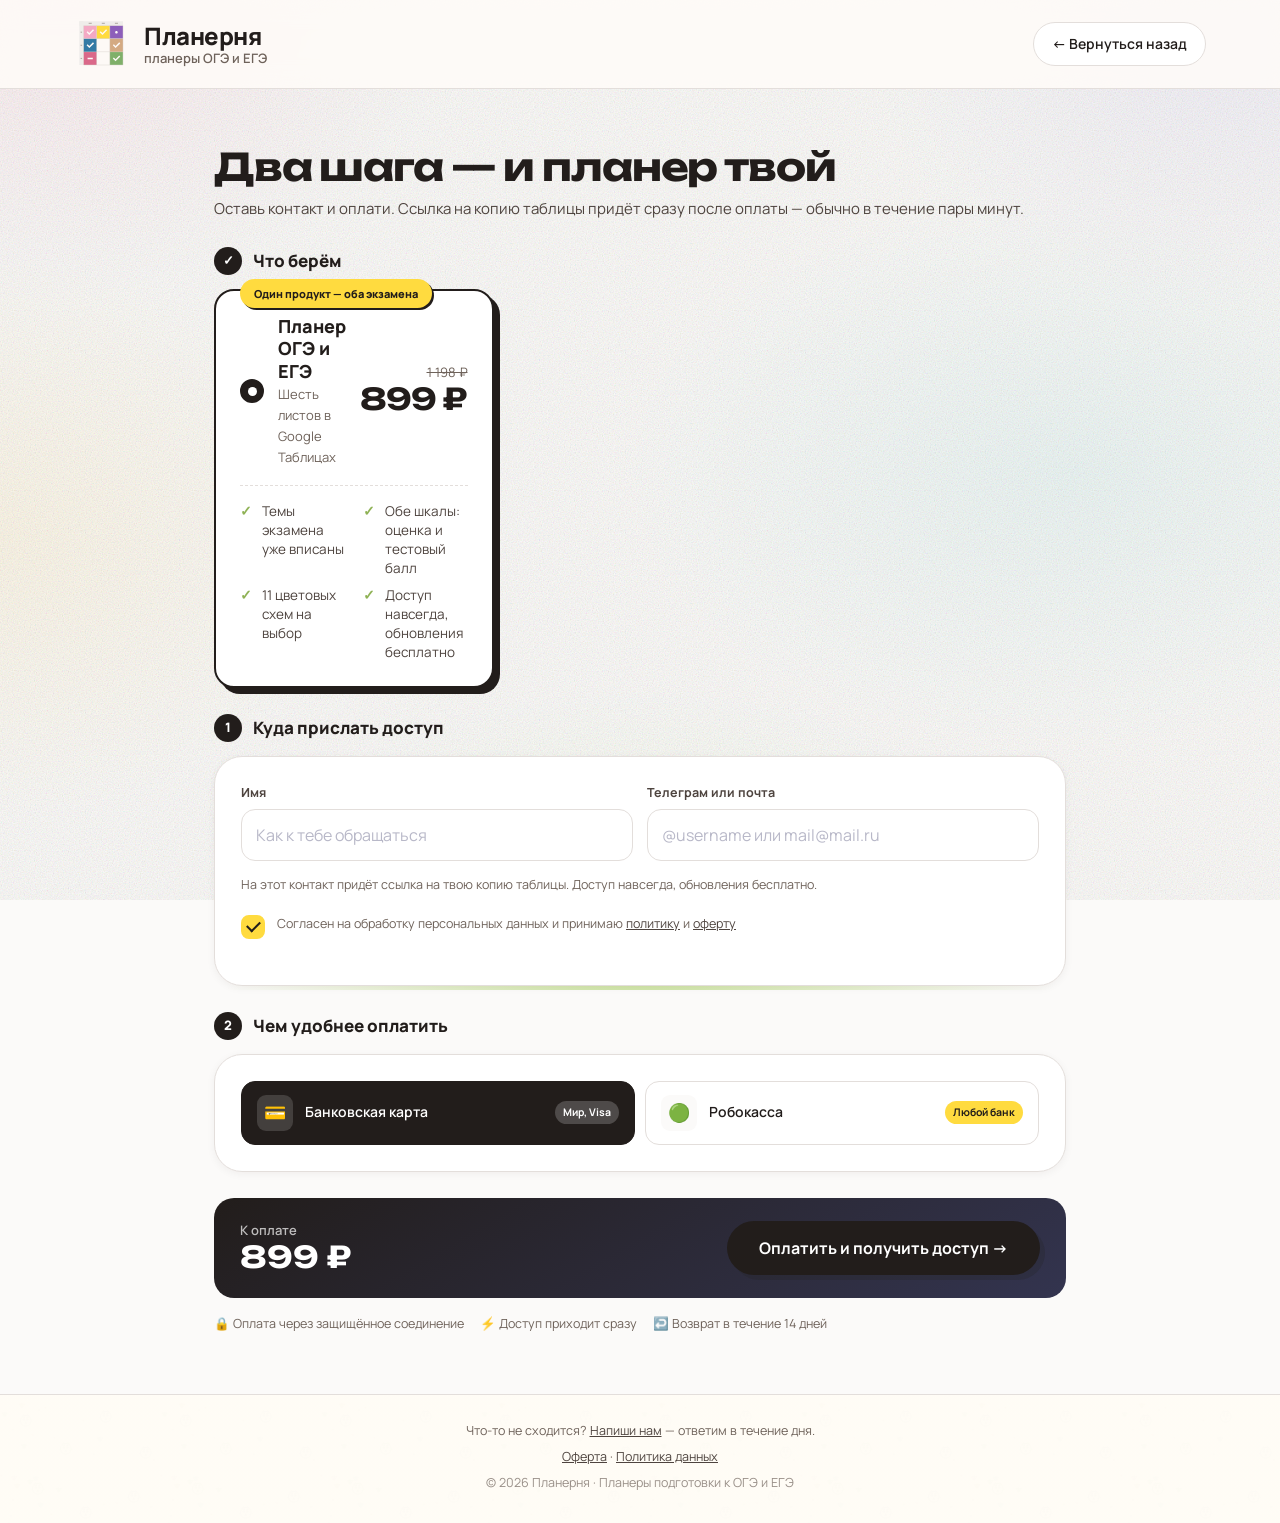
<file: checkout.html>
<!DOCTYPE html>
<!-- ═══════════════════════════════════════════════════════════════
     CHECKOUT · страница оплаты
     Стили: styles.css (общие) + checkout.css. Логика: checkout.js
     ═══════════════════════════════════════════════════════════════ -->
<html lang="ru" class="no-js">
<head>
<meta charset="utf-8">
<meta name="viewport" content="width=device-width, initial-scale=1, viewport-fit=cover">
<meta name="theme-color" content="#FBFAF9">
<meta name="format-detection" content="telephone=no">
<meta name="robots" content="noindex">

<title>Оформление заказа — Планерня</title>
<meta name="description" content="Выбери тариф и способ оплаты планеров подготовки к ОГЭ и ЕГЭ. Доступ приходит сразу после оплаты.">

<link rel="icon" href="favicon.svg?v=10" type="image/svg+xml">
<link rel="icon" href="favicon.png?v=10" sizes="32x32">
<link rel="apple-touch-icon" href="apple-touch-icon.png?v=10">
<link rel="preconnect" href="https://fonts.googleapis.com">
<link rel="preconnect" href="https://fonts.gstatic.com" crossorigin>
<link href="https://fonts.googleapis.com/css2?family=Manrope:wght@400;500;600;700;800&family=Unbounded:wght@600;700&display=swap" rel="stylesheet">
<link rel="stylesheet" href="styles.css?v=11">
<link rel="stylesheet" href="checkout.css?v=11">
</head>
<body class="checkout-page">

<!-- ═══ ШАПКА ══════════════════════════════════════════════════ -->
<header class="chk-header">
  <div class="wrap">
    <a href="index.html" class="logo">
      <span class="logo-mark" aria-hidden="true">
        <svg viewBox="0 0 256 256" width="44" height="44" role="img" aria-hidden="true">
          <title>Планерня</title>
          <!-- Семь закрашенных ячеек таблицы складываются в «П». Пять галочек,
          точка и тире: пять дней закрыто, один начат, один пропущен.
          Отметки вырезаны настоящими дырками (fill-rule="evenodd"),
          поэтому знак работает на любом фоне. Углы галочек ровно 45°. -->
          <rect x="24" y="24" width="200" height="20" fill="#EFEDEA"/>
          <rect x="24" y="24" width="20" height="200" fill="#EFEDEA"/>
          <rect x="67.0" y="31" width="14" height="5" fill="#B5AEA7"/>
          <rect x="30" y="71.5" width="7" height="5" fill="#B5AEA7"/>
          <rect x="127.0" y="31" width="14" height="5" fill="#B5AEA7"/>
          <rect x="30" y="131.5" width="7" height="5" fill="#B5AEA7"/>
          <rect x="187.0" y="31" width="14" height="5" fill="#B5AEA7"/>
          <rect x="30" y="191.5" width="7" height="5" fill="#B5AEA7"/>
          <path fill="#F4A9C4" fill-rule="evenodd" d="M44 44 L104 44 L104 104 L44 104 Z M62.2 69.5 L70.0 77.3 L86.8 60.5 L91.5 65.2 L70.0 86.7 L57.5 74.2 Z"/>
          <path fill="#FFDB3F" fill-rule="evenodd" d="M104 44 L164 44 L164 104 L104 104 Z M122.2 69.5 L130.0 77.3 L146.8 60.5 L151.5 65.2 L130.0 86.7 L117.5 74.2 Z"/>
          <path fill="#8D5EBA" fill-rule="evenodd" d="M164 44 L224 44 L224 104 L164 104 Z M194.0 68.0 C197.3 68.0 200.0 70.7 200.0 74.0 C200.0 77.3 197.3 80.0 194.0 80.0 C190.7 80.0 188.0 77.3 188.0 74.0 C188.0 70.7 190.7 68.0 194.0 68.0 Z"/>
          <path fill="#337AA5" fill-rule="evenodd" d="M44 104 L104 104 L104 164 L44 164 Z M62.2 129.5 L70.0 137.3 L86.8 120.5 L91.5 125.2 L70.0 146.7 L57.5 134.2 Z"/>
          <path fill="#D4AA82" fill-rule="evenodd" d="M164 104 L224 104 L224 164 L164 164 Z M182.2 129.5 L190.0 137.3 L206.8 120.5 L211.5 125.2 L190.0 146.7 L177.5 134.2 Z"/>
          <path fill="#DA6889" fill-rule="evenodd" d="M44 164 L104 164 L104 224 L44 224 Z M62.0 190.8 L86.0 190.8 L86.0 197.2 L62.0 197.2 Z"/>
          <path fill="#7FB069" fill-rule="evenodd" d="M164 164 L224 164 L224 224 L164 224 Z M182.2 189.5 L190.0 197.3 L206.8 180.5 L211.5 185.2 L190.0 206.7 L177.5 194.2 Z"/>
          <rect x="43" y="44" width="2" height="180" fill="#D6D1CB"/>
          <rect x="44" y="43" width="180" height="2" fill="#D6D1CB"/>
          <rect x="103" y="44" width="2" height="180" fill="#D6D1CB"/>
          <rect x="44" y="103" width="180" height="2" fill="#D6D1CB"/>
          <rect x="163" y="44" width="2" height="180" fill="#D6D1CB"/>
          <rect x="44" y="163" width="180" height="2" fill="#D6D1CB"/>
          <rect x="223" y="44" width="2" height="180" fill="#D6D1CB"/>
          <rect x="44" y="223" width="180" height="2" fill="#D6D1CB"/>
        </svg>
      </span>
      <span class="logo-txt"><b>Планерня</b>планеры ОГЭ и ЕГЭ</span>
    </a>
    <a href="index.html#price" class="chk-back">← Вернуться назад</a>
  </div>
</header>

<main class="chk-grid">

  <!-- Заголовок -->
  <div class="chk-step">
    <h1 class="chk-title">Два шага — и планер твой</h1>
    <p class="chk-sub">Оставь контакт и оплати. Ссылка на копию
      таблицы придёт сразу после оплаты — обычно в течение пары минут.</p>
  </div>

  <!-- Шаг 1 · тариф -->
  <div class="chk-step">
    <div class="chk-legend"><i>✓</i><b>Что берём</b></div>
    <div class="chk-plans chk-one">
      <div class="chk-plan on" role="radio" aria-checked="true" tabindex="0"
           data-plan="oge-ege" data-price="899" data-name="Планер ОГЭ и ЕГЭ">
        <div class="chk-badge">Один продукт — оба экзамена</div>

        <div class="chk-head">
          <div class="chk-radio" aria-hidden="true"></div>
          <div>
            <div class="chk-name">Планер ОГЭ и ЕГЭ</div>
            <div class="chk-desc">Шесть листов в Google Таблицах</div>
          </div>
          <div class="chk-pricebox">
            <span class="chk-old">1 198 ₽</span>
            <span class="chk-price">899 ₽</span>
          </div>
        </div>

        <ul class="chk-feat">
          <li>Темы экзамена уже вписаны</li>
          <li>Обе шкалы: оценка и тестовый балл</li>
          <li>11 цветовых схем на выбор</li>
          <li>Доступ навсегда, обновления бесплатно</li>
        </ul>
      </div>
    </div>
  </div>

  <!-- Шаг 2 · контакт -->
  <div class="chk-step">
    <div class="chk-legend"><i>1</i><b>Куда прислать доступ</b></div>
    <div class="chk-form">
      <div class="chk-row">
        <div class="chk-field">
          <label for="cName">Имя</label>
          <input type="text" id="cName" name="name" autocomplete="name"
                 placeholder="Как к тебе обращаться">
        </div>
        <div class="chk-field">
          <label for="cEmail">Телеграм или почта</label>
          <input type="text" id="cEmail" name="contact" inputmode="email"
                 autocomplete="email" placeholder="@username или mail@mail.ru">
        </div>
      </div>

      <!-- Поле промокода. Скрывается скриптом, пока список кодов
           в checkout.js пуст: обещать скидку, которой нет, нельзя. -->
      <div class="chk-field" id="promoField" style="margin-bottom:6px">
        <label for="cPromo">Промокод, если есть</label>
        <div class="chk-promo">
          <input type="text" id="cPromo" name="promo" autocomplete="off"
                 autocapitalize="characters" placeholder="Введи код">
          <button type="button" class="btn btn-2" id="applyPromo">Применить</button>
        </div>
        <p class="chk-promo-msg" id="promoMsg" role="status"></p>
      </div>

      <p class="chk-hint">На этот контакт придёт ссылка на твою копию таблицы.
        Доступ навсегда, обновления бесплатно.</p>
      <label class="agree" style="margin-top:14px">
        <input type="checkbox" id="cAgree" name="agree" checked>
          <i class="box" aria-hidden="true"></i>
        <span>Согласен на обработку персональных данных и принимаю
          <a href="policy.html" target="_blank" rel="noopener">политику</a>
          и <a href="oferta.html" target="_blank" rel="noopener">оферту</a></span>
      </label>
    </div>
  </div>

  <!-- Шаг 3 · оплата -->
  <div class="chk-step">
    <div class="chk-legend"><i>2</i><b>Чем удобнее оплатить</b></div>
    <div class="chk-form">
      <div class="chk-methods" id="chkMethods" role="radiogroup" aria-label="Способ оплаты">
        <div class="chk-method on" role="radio" aria-checked="true" tabindex="0" data-method="card">
          <span class="pay-icon" aria-hidden="true">💳</span>
          <span class="pay-name">Банковская карта</span>
          <span class="pay-tag">Мир, Visa</span>
        </div>
        <div class="chk-method" role="radio" aria-checked="false" tabindex="0" data-method="robokassa">
          <span class="pay-icon" aria-hidden="true">🟢</span>
          <span class="pay-name">Робокасса</span>
          <span class="pay-tag">Любой банк</span>
        </div>
      </div>
    </div>
  </div>

  <!-- Итог -->
  <div class="chk-step">
    <div class="chk-total">
      <div>
        <div class="chk-total-label">К оплате</div>
        <div>
          <span class="chk-total-sum" id="totalSum">899 ₽</span>
          <span class="chk-total-old" id="totalOld" style="display:none"></span>
        </div>
      </div>
      <button type="button" class="btn btn-1" id="payBtn">Оплатить и получить доступ →</button>
    </div>
    <div class="chk-trust">
      <span>🔒 Оплата через защищённое соединение</span>
      <span>⚡ Доступ приходит сразу</span>
      <span>↩️ Возврат в течение 14 дней</span>
    </div>
  </div>

</main>

<footer class="chk-footer">
  <p>Что-то не сходится? <a href="index.html#contact">Напиши нам</a> — ответим в течение дня.</p>
  <p style="margin-top:6px"><a href="oferta.html">Оферта</a> · <a href="policy.html">Политика данных</a></p>
  <p style="margin-top:6px;opacity:.7">© <span id="chkYear">2026</span> Планерня · Планеры подготовки к ОГЭ и ЕГЭ</p>
</footer>

<script>
  document.documentElement.classList.remove('no-js');
  document.getElementById('chkYear').textContent = new Date().getFullYear();
</script>
<!-- ?v=11 — номер версии файлов. Браузер кэширует скрипты и стили
     и при следующем заходе берёт сохранённую копию, не спрашивая
     сервер. Из-за этого правка может «не сработать»: на сервере
     новый файл, а человек видит старый. Так однажды и вышло
     с тестовым режимом: в репозитории уже стояло false, а браузер
     показывал true из кэша.

     ПРАВИЛО: поправил .js или .css — увеличь номер здесь и во всех
     пяти страницах. Номер общий, чтобы не держать их по отдельности. -->
<script src="checkout.js?v=11"></script>
<script src="back.js?v=11"></script>

</body>
</html>
</file>
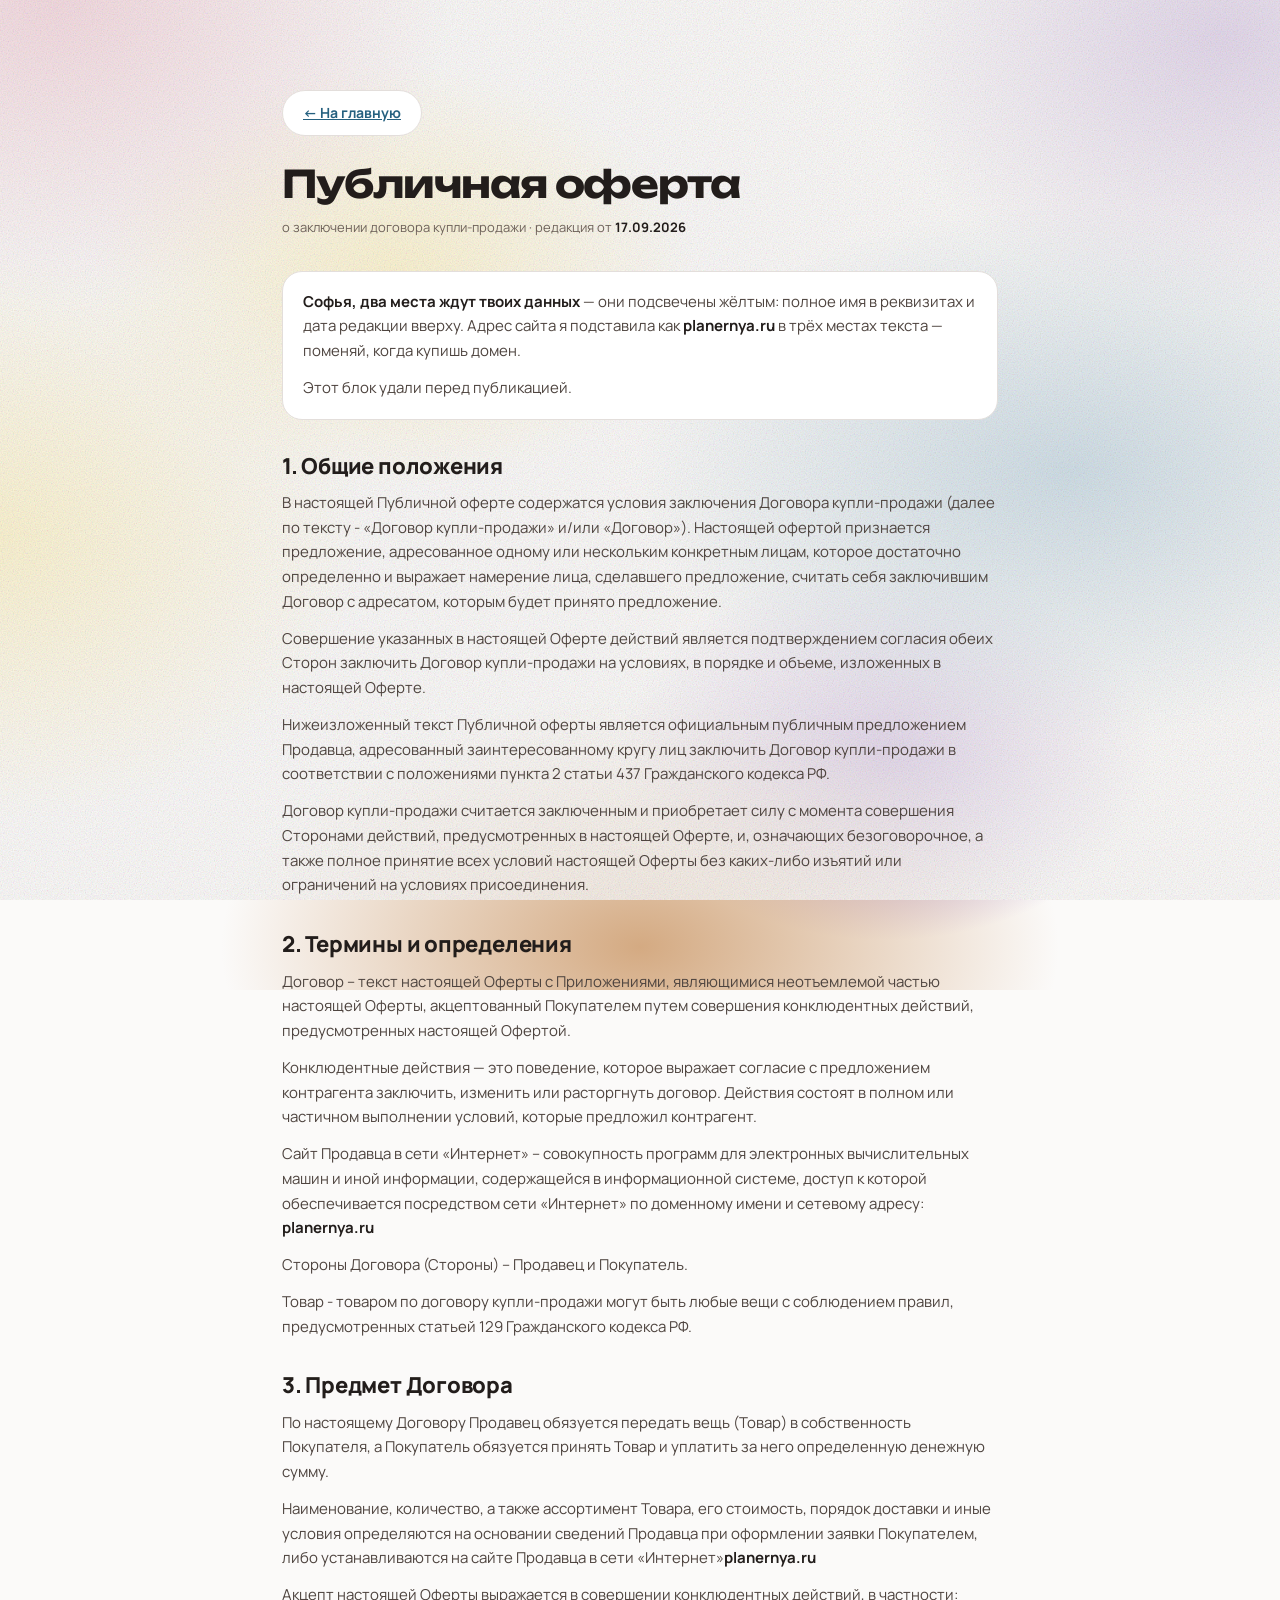
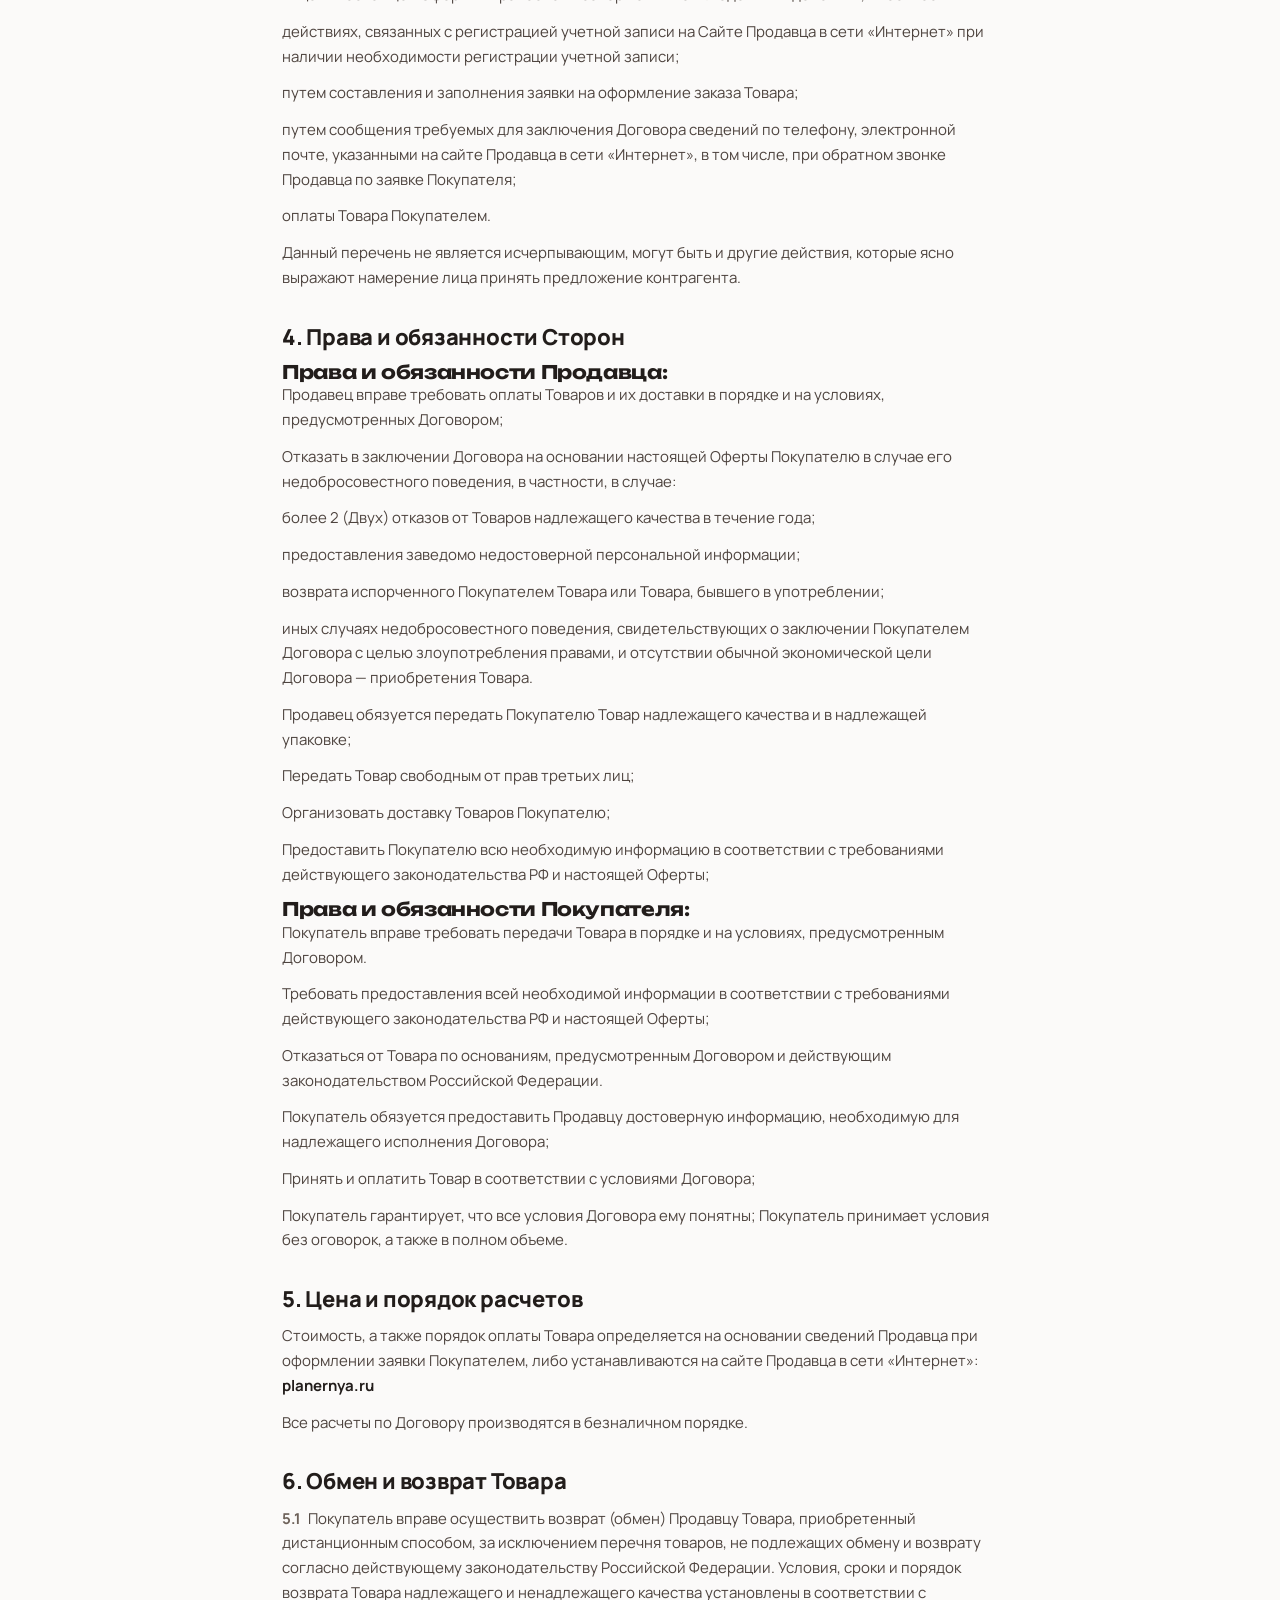
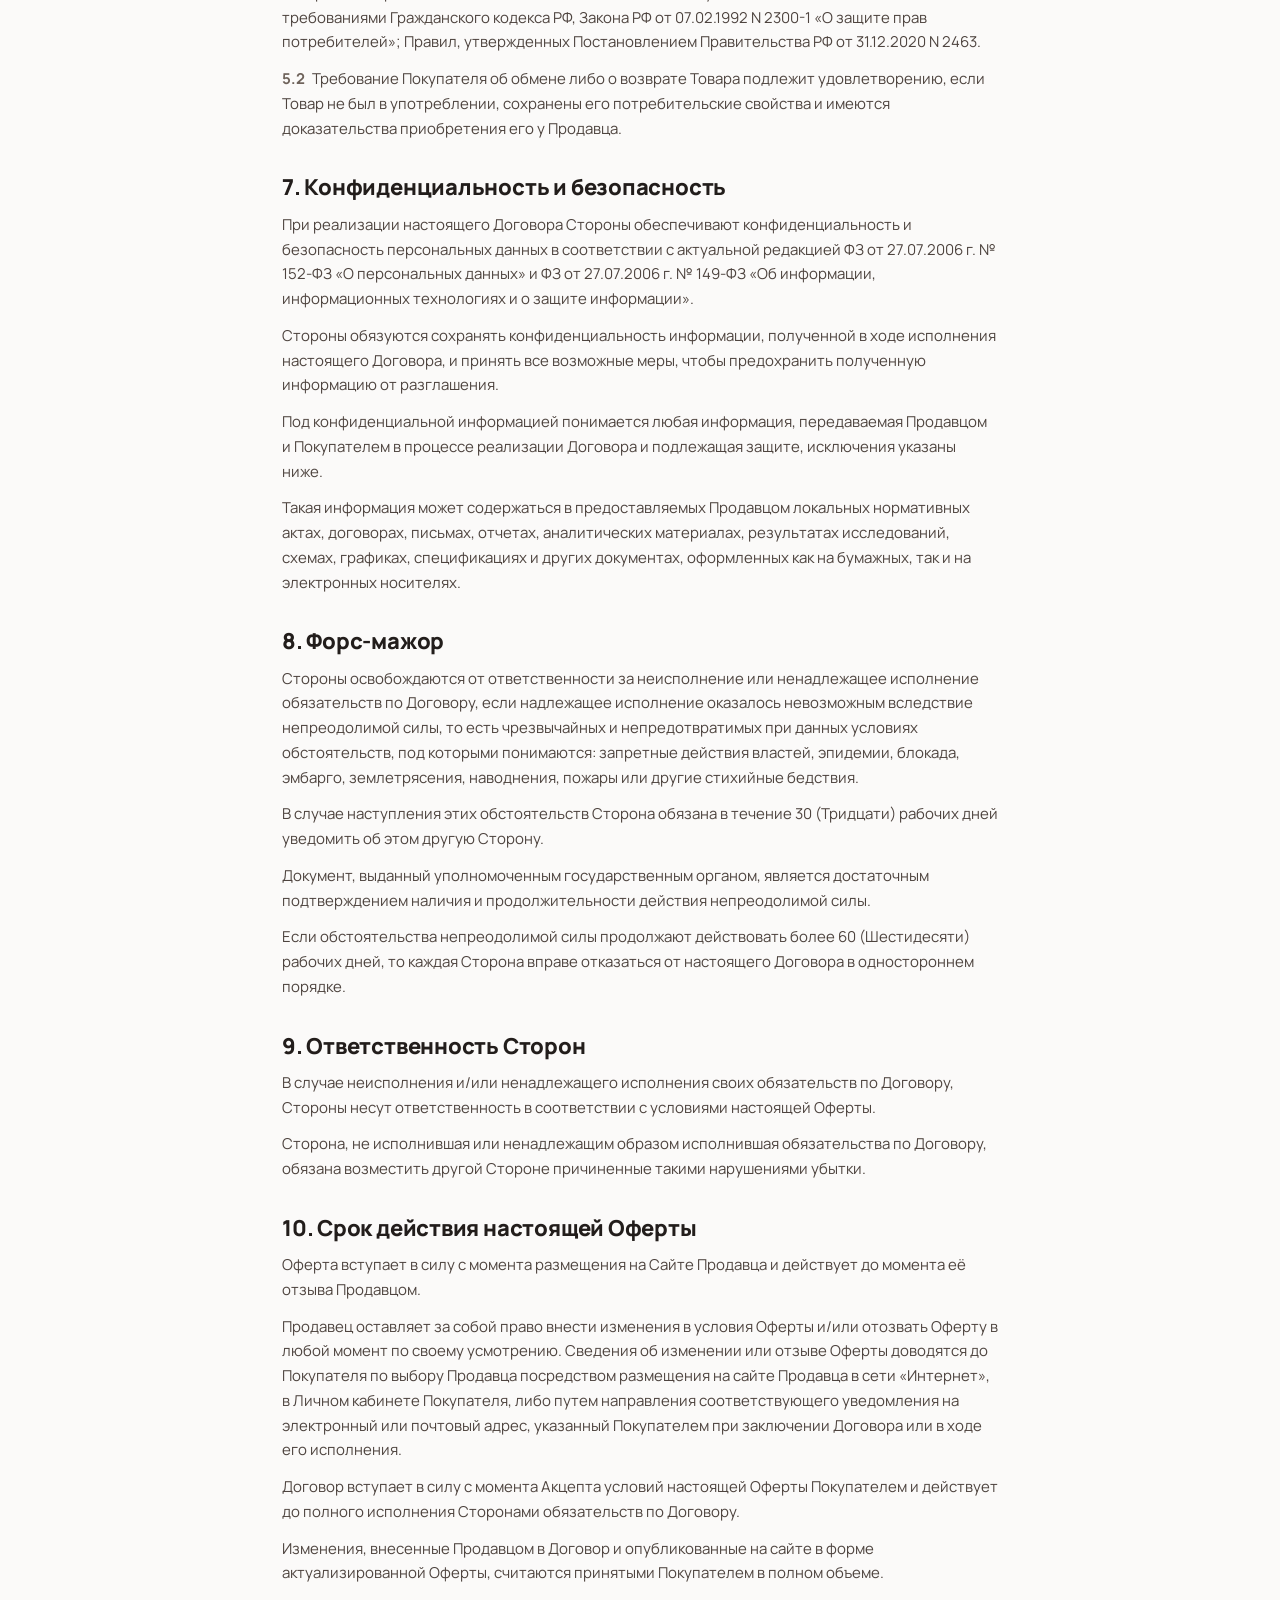
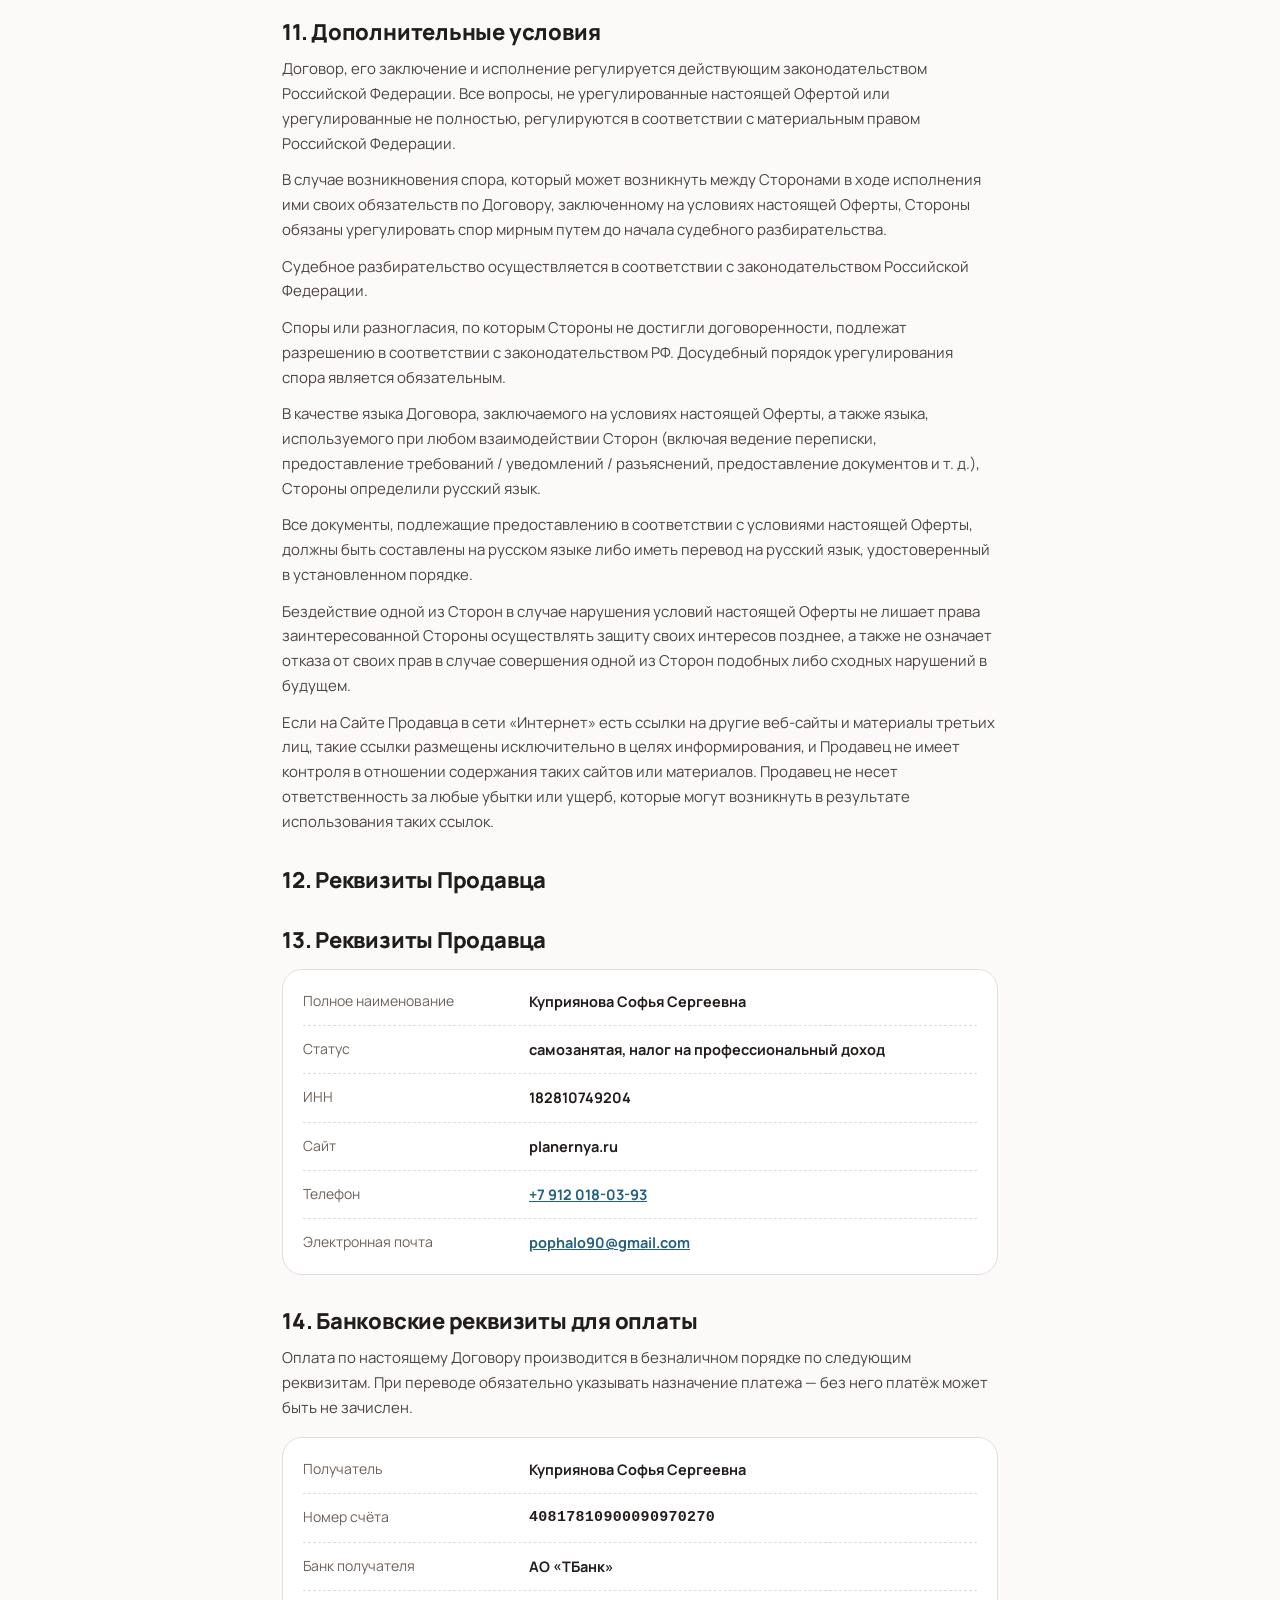
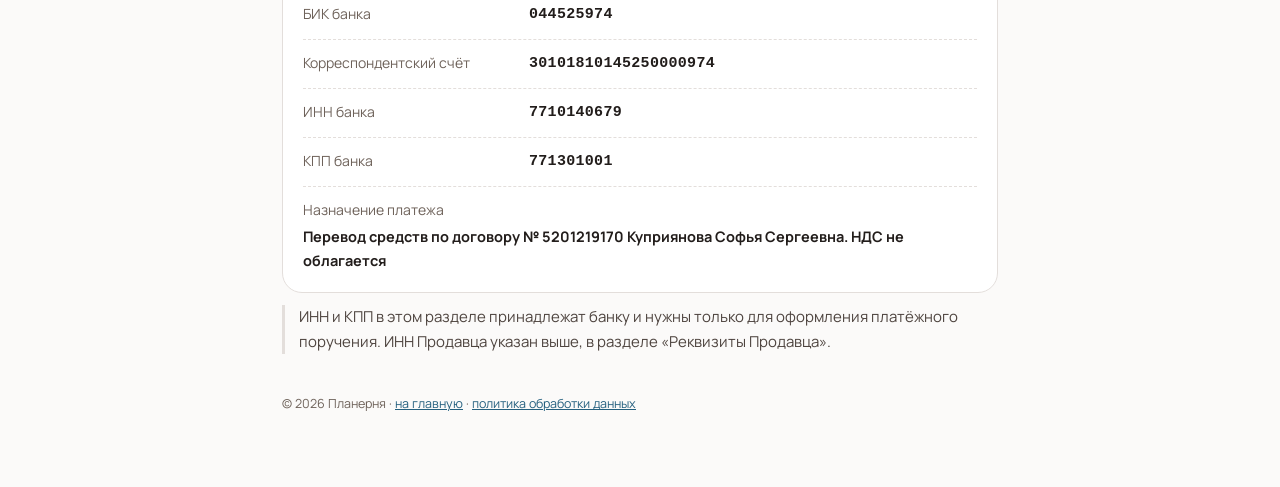
<file: oferta.html>
<!DOCTYPE html>
<html lang="ru">
<head>
<meta charset="utf-8">
<meta name="viewport" content="width=device-width, initial-scale=1, viewport-fit=cover">
<meta name="theme-color" content="#FBFAF8">
<meta name="robots" content="noindex, follow">
<title>Публичная оферта — Планерня</title>
<link rel="icon" href="favicon.svg?v=10" type="image/svg+xml">
<link rel="icon" href="favicon.png?v=10" sizes="32x32">
<link rel="preconnect" href="https://fonts.googleapis.com">
<link rel="preconnect" href="https://fonts.gstatic.com" crossorigin>
<link href="https://fonts.googleapis.com/css2?family=Manrope:wght@400;500;600;700;800&family=Unbounded:wght@600;700&display=swap" rel="stylesheet">
<link rel="stylesheet" href="styles.css?v=11">
<style>
  /* ═══ ПРАВОВЫЕ СТРАНИЦЫ ═══════════════════════════════════════
     Оформление намеренно скучное: сюда приходят читать, а не
     любоваться. Одна колонка, крупный шрифт, много воздуха. */
  .doc{max-width:760px;margin:0 auto;padding:calc(90px + var(--safe-t)) 22px calc(60px + var(--safe-b))}
  .doc h1{font-family:Unbounded,Manrope,sans-serif;font-size:clamp(26px,5vw,38px);
    font-weight:700;letter-spacing:-.03em;margin-bottom:10px;line-height:1.18}
  .doc .upd{color:var(--muted);font-size:13px;margin-bottom:32px}
  .doc h2{font-size:clamp(18px,3vw,22px);font-weight:800;margin:34px 0 12px;
    font-family:Manrope,sans-serif;letter-spacing:-.01em}
  .doc p,.doc li{font-size:15px;line-height:1.65;color:var(--ink-2);margin-bottom:12px}
  .doc ul,.doc ol{padding-left:22px;margin-bottom:16px}
  .doc li{margin-bottom:8px}
  .doc b{color:var(--ink)}
  .doc a{color:var(--blue-d);text-decoration:underline}
  .doc-back{display:inline-flex;align-items:center;min-height:44px;
    padding:11px 20px;border-radius:999px;border:1.5px solid var(--line);
    background:#fff;font-size:14px;font-weight:700;margin-bottom:26px}
  /* Место, куда Софья впишет свои данные — видно сразу */
  .fill{background:var(--sunny-l);border:1px dashed var(--sunny-d);
    border-radius:8px;padding:1px 7px;font-weight:700;color:var(--ink)}
  /* Номера пунктов вида 5.1 — серым, чтобы не спорили с текстом */
  .doc em{font-style:normal;color:var(--muted);font-weight:700;margin-right:4px}
  /* Реквизиты таблицей: так их проще проверять модератору */
  .rekv{background:var(--card);border:1px solid var(--line);
    border-radius:var(--r-m);padding:8px 20px;margin-top:16px}
  .rekv div{display:flex;flex-wrap:wrap;gap:4px 16px;
    padding:12px 0;border-bottom:1px dashed var(--line)}
  .rekv div:last-child{border-bottom:none}
  .rekv span{flex:0 0 210px;color:var(--muted);font-size:14px}
  .rekv b{color:var(--ink);font-size:14.5px}
  /* Банковские реквизиты: моноширинный шрифт для цифр, чтобы их
     было удобно сверять и переписывать в платёжку */
  .rekv-bank .num{font-family:"Cascadia Mono",Consolas,"SF Mono",monospace;
    font-size:15px;letter-spacing:.02em;user-select:all}
  .bank-note{font-size:13px;color:var(--muted);margin-top:12px;
    padding-left:14px;border-left:3px solid var(--line)}
  @media(max-width:560px){
    .rekv span{flex-basis:100%}
    .rekv-bank .num{font-size:13.5px;word-break:break-all}
  }
  .note{background:var(--card);border:1px solid var(--line);
    border-radius:var(--r-m);padding:18px 20px;margin:26px 0}
  .note p:last-child{margin-bottom:0}
  @media(max-width:560px){ .doc{padding-top:78px} }
</style>
</head>
<body>
<div class="doc">
<a href="index.html" class="doc-back">← На главную</a>
<h1>Публичная оферта</h1>
<p class="upd">о заключении договора купли-продажи · редакция от <b>17.09.2026</b></p>

<div class="note">
  <p><b>Софья, два места ждут твоих данных</b> — они подсвечены жёлтым:
    полное имя в реквизитах и дата редакции вверху. Адрес сайта я подставила
    как <b>planernya.ru</b> в трёх местах текста — поменяй, когда
    купишь домен.</p>
  <p>Этот блок удали перед публикацией.</p>
</div>

<h2>1. Общие положения</h2>
<p>В настоящей Публичной оферте содержатся условия заключения Договора купли-продажи (далее по тексту - «Договор купли-продажи» и/или «Договор»). Настоящей офертой признается предложение, адресованное одному или нескольким конкретным лицам, которое достаточно определенно и выражает намерение лица, сделавшего предложение, считать себя заключившим Договор с адресатом, которым будет принято предложение.</p>
<p>Совершение указанных в настоящей Оферте действий является подтверждением согласия обеих Сторон заключить Договор купли-продажи на условиях, в порядке и объеме, изложенных в настоящей Оферте.</p>
<p>Нижеизложенный текст Публичной оферты является официальным публичным предложением Продавца, адресованный заинтересованному кругу лиц заключить Договор купли-продажи в соответствии с положениями пункта 2 статьи 437 Гражданского кодекса РФ.</p>
<p>Договор купли-продажи считается заключенным и приобретает силу с момента совершения Сторонами действий, предусмотренных в настоящей Оферте, и, означающих безоговорочное, а также полное принятие всех условий настоящей Оферты без каких-либо изъятий или ограничений на условиях присоединения.</p>

<h2>2. Термины и определения</h2>
<p>Договор – текст настоящей Оферты с Приложениями, являющимися неотъемлемой частью настоящей Оферты, акцептованный Покупателем путем совершения конклюдентных действий, предусмотренных настоящей Офертой.</p>
<p>Конклюдентные действия — это поведение, которое выражает согласие с предложением контрагента заключить, изменить или расторгнуть договор. Действия состоят в полном или частичном выполнении условий, которые предложил контрагент.</p>
<p>Сайт Продавца в сети «Интернет» – совокупность программ для электронных вычислительных машин и иной информации, содержащейся в информационной системе, доступ к которой обеспечивается посредством сети «Интернет» по доменному имени и сетевому адресу: <b>planernya.ru</b></p>
<p>Стороны Договора (Стороны) – Продавец и Покупатель.</p>
<p>Товар - товаром по договору купли-продажи могут быть любые вещи с соблюдением правил, предусмотренных статьей 129 Гражданского кодекса РФ.</p>

<h2>3. Предмет Договора</h2>
<p>По настоящему Договору Продавец обязуется передать вещь (Товар) в собственность Покупателя, а Покупатель обязуется принять Товар и уплатить за него определенную денежную сумму.</p>
<p>Наименование, количество, а также ассортимент Товара, его стоимость, порядок доставки и иные условия определяются на основании сведений Продавца при оформлении заявки Покупателем, либо устанавливаются на сайте Продавца в сети «Интернет»<b>planernya.ru</b></p>
<p>Акцепт настоящей Оферты выражается в совершении конклюдентных действий, в частности:</p>
<p>действиях, связанных с регистрацией учетной записи на Сайте Продавца в сети «Интернет» при наличии необходимости регистрации учетной записи;</p>
<p>путем составления и заполнения заявки на оформление заказа Товара;</p>
<p>путем сообщения требуемых для заключения Договора сведений по телефону, электронной почте, указанными на сайте Продавца в сети «Интернет», в том числе, при обратном звонке Продавца по заявке Покупателя;</p>
<p>оплаты Товара Покупателем.</p>
<p>Данный перечень не является исчерпывающим, могут быть и другие действия, которые ясно выражают намерение лица принять предложение контрагента.</p>

<h2>4. Права и обязанности Сторон</h2>
<h3>Права и обязанности Продавца:</h3>
<p>Продавец вправе требовать оплаты Товаров и их доставки в порядке и на условиях, предусмотренных Договором;</p>
<p>Отказать в заключении Договора на основании настоящей Оферты Покупателю в случае его недобросовестного поведения, в частности, в случае:</p>
<p>более 2 (Двух) отказов от Товаров надлежащего качества в течение года;</p>
<p>предоставления заведомо недостоверной персональной информации;</p>
<p>возврата испорченного Покупателем Товара или Товара, бывшего в употреблении;</p>
<p>иных случаях недобросовестного поведения, свидетельствующих о заключении Покупателем Договора с целью злоупотребления правами, и отсутствии обычной экономической цели Договора — приобретения Товара.</p>
<p>Продавец обязуется передать Покупателю Товар надлежащего качества и в надлежащей упаковке;</p>
<p>Передать Товар свободным от прав третьих лиц;</p>
<p>Организовать доставку Товаров Покупателю;</p>
<p>Предоставить Покупателю всю необходимую информацию в соответствии с требованиями действующего законодательства РФ и настоящей Оферты;</p>
<h3>Права и обязанности Покупателя:</h3>
<p>Покупатель вправе требовать передачи Товара в порядке и на условиях, предусмотренным Договором.</p>
<p>Требовать предоставления всей необходимой информации в соответствии с требованиями действующего законодательства РФ и настоящей Оферты;</p>
<p>Отказаться от Товара по основаниям, предусмотренным Договором и действующим законодательством Российской Федерации.</p>
<p>Покупатель обязуется предоставить Продавцу достоверную информацию, необходимую для надлежащего исполнения Договора;</p>
<p>Принять и оплатить Товар в соответствии с условиями Договора;</p>
<p>Покупатель гарантирует, что все условия Договора ему понятны; Покупатель принимает условия без оговорок, а также в полном объеме.</p>

<h2>5. Цена и порядок расчетов</h2>
<p>Стоимость, а также порядок оплаты Товара определяется на основании сведений Продавца при оформлении заявки Покупателем, либо устанавливаются на сайте Продавца в сети «Интернет»: <b>planernya.ru</b></p>
<p>Все расчеты по Договору производятся в безналичном порядке.</p>

<h2>6. Обмен и возврат Товара</h2>
<p><em>5.1</em> Покупатель вправе осуществить возврат (обмен) Продавцу Товара, приобретенный дистанционным способом, за исключением перечня товаров, не подлежащих обмену и возврату согласно действующему законодательству Российской Федерации. Условия, сроки и порядок возврата Товара надлежащего и ненадлежащего качества установлены в соответствии с требованиями Гражданского кодекса РФ, Закона РФ от 07.02.1992 N 2300-1 «О защите прав потребителей»; Правил, утвержденных Постановлением Правительства РФ от 31.12.2020 N 2463.</p>
<p><em>5.2</em> Требование Покупателя об обмене либо о возврате Товара подлежит удовлетворению, если Товар не был в употреблении, сохранены его потребительские свойства и имеются доказательства приобретения его у Продавца.</p>

<h2>7. Конфиденциальность и безопасность</h2>
<p>При реализации настоящего Договора Стороны обеспечивают конфиденциальность и безопасность персональных данных в соответствии с актуальной редакцией ФЗ от 27.07.2006 г. № 152-ФЗ «О персональных данных» и ФЗ от 27.07.2006 г. № 149-ФЗ «Об информации, информационных технологиях и о защите информации».</p>
<p>Стороны обязуются сохранять конфиденциальность информации, полученной в ходе исполнения настоящего Договора, и принять все возможные меры, чтобы предохранить полученную информацию от разглашения.</p>
<p>Под конфиденциальной информацией понимается любая информация, передаваемая Продавцом и Покупателем в процессе реализации Договора и подлежащая защите, исключения указаны ниже.</p>
<p>Такая информация может содержаться в предоставляемых Продавцом локальных нормативных актах, договорах, письмах, отчетах, аналитических материалах, результатах исследований, схемах, графиках, спецификациях и других документах, оформленных как на бумажных, так и на электронных носителях.</p>

<h2>8. Форс-мажор</h2>
<p>Стороны освобождаются от ответственности за неисполнение или ненадлежащее исполнение обязательств по Договору, если надлежащее исполнение оказалось невозможным вследствие непреодолимой силы, то есть чрезвычайных и непредотвратимых при данных условиях обстоятельств, под которыми понимаются: запретные действия властей, эпидемии, блокада, эмбарго, землетрясения, наводнения, пожары или другие стихийные бедствия.</p>
<p>В случае наступления этих обстоятельств Сторона обязана в течение 30 (Тридцати) рабочих дней уведомить об этом другую Сторону.</p>
<p>Документ, выданный уполномоченным государственным органом, является достаточным подтверждением наличия и продолжительности действия непреодолимой силы.</p>
<p>Если обстоятельства непреодолимой силы продолжают действовать более 60 (Шестидесяти) рабочих дней, то каждая Сторона вправе отказаться от настоящего Договора в одностороннем порядке.</p>

<h2>9. Ответственность Сторон</h2>
<p>В случае неисполнения и/или ненадлежащего исполнения своих обязательств по Договору, Стороны несут ответственность в соответствии с условиями настоящей Оферты.</p>
<p>Сторона, не исполнившая или ненадлежащим образом исполнившая обязательства по Договору, обязана возместить другой Стороне причиненные такими нарушениями убытки.</p>

<h2>10. Срок действия настоящей Оферты</h2>
<p>Оферта вступает в силу с момента размещения на Сайте Продавца и действует до момента её отзыва Продавцом.</p>
<p>Продавец оставляет за собой право внести изменения в условия Оферты и/или отозвать Оферту в любой момент по своему усмотрению. Сведения об изменении или отзыве Оферты доводятся до Покупателя по выбору Продавца посредством размещения на сайте Продавца в сети «Интернет», в Личном кабинете Покупателя, либо путем направления соответствующего уведомления на электронный или почтовый адрес, указанный Покупателем при заключении Договора или в ходе его исполнения.</p>
<p>Договор вступает в силу с момента Акцепта условий настоящей Оферты Покупателем и действует до полного исполнения Сторонами обязательств по Договору.</p>
<p>Изменения, внесенные Продавцом в Договор и опубликованные на сайте в форме актуализированной Оферты, считаются принятыми Покупателем в полном объеме.</p>

<h2>11. Дополнительные условия</h2>
<p>Договор, его заключение и исполнение регулируется действующим законодательством Российской Федерации. Все вопросы, не урегулированные настоящей Офертой или урегулированные не полностью, регулируются в соответствии с материальным правом Российской Федерации.</p>
<p>В случае возникновения спора, который может возникнуть между Сторонами в ходе исполнения ими своих обязательств по Договору, заключенному на условиях настоящей Оферты, Стороны обязаны урегулировать спор мирным путем до начала судебного разбирательства.</p>
<p>Судебное разбирательство осуществляется в соответствии с законодательством Российской Федерации.</p>
<p>Споры или разногласия, по которым Стороны не достигли договоренности, подлежат разрешению в соответствии с законодательством РФ. Досудебный порядок урегулирования спора является обязательным.</p>
<p>В качестве языка Договора, заключаемого на условиях настоящей Оферты, а также языка, используемого при любом взаимодействии Сторон (включая ведение переписки, предоставление требований / уведомлений / разъяснений, предоставление документов и т. д.), Стороны определили русский язык.</p>
<p>Все документы, подлежащие предоставлению в соответствии с условиями настоящей Оферты, должны быть составлены на русском языке либо иметь перевод на русский язык, удостоверенный в установленном порядке.</p>
<p>Бездействие одной из Сторон в случае нарушения условий настоящей Оферты не лишает права заинтересованной Стороны осуществлять защиту своих интересов позднее, а также не означает отказа от своих прав в случае совершения одной из Сторон подобных либо сходных нарушений в будущем.</p>
<p>Если на Сайте Продавца в сети «Интернет» есть ссылки на другие веб-сайты и материалы третьих лиц, такие ссылки размещены исключительно в целях информирования, и Продавец не имеет контроля в отношении содержания таких сайтов или материалов. Продавец не несет ответственность за любые убытки или ущерб, которые могут возникнуть в результате использования таких ссылок.</p>

<h2>12. Реквизиты Продавца</h2>

<h2>13. Реквизиты Продавца</h2>
<div class="rekv">
  <div><span>Полное наименование</span><b>Куприянова Софья Сергеевна</b></div>
  <div><span>Статус</span><b>самозанятая, налог на профессиональный доход</b></div>
  <div><span>ИНН</span><b>182810749204</b></div>
  <div><span>Сайт</span><b>planernya.ru</b></div>
  <div><span>Телефон</span><b><a href="tel:+79120180393">+7 912 018-03-93</a></b></div>
  <div><span>Электронная почта</span><b><a href="mailto:pophalo90@gmail.com">pophalo90@gmail.com</a></b></div>
</div>


<h2>14. Банковские реквизиты для оплаты</h2>
<p>Оплата по настоящему Договору производится в безналичном порядке
по следующим реквизитам. При переводе обязательно указывать назначение
платежа — без него платёж может быть не зачислен.</p>

<div class="rekv rekv-bank">
  <div><span>Получатель</span><b>Куприянова Софья Сергеевна</b></div>
  <div><span>Номер счёта</span><b class="num">40817810900090970270</b></div>
  <div><span>Банк получателя</span><b>АО «ТБанк»</b></div>
  <div><span>БИК банка</span><b class="num">044525974</b></div>
  <div><span>Корреспондентский счёт</span><b class="num">30101810145250000974</b></div>
  <div><span>ИНН банка</span><b class="num">7710140679</b></div>
  <div><span>КПП банка</span><b class="num">771301001</b></div>
  <div><span>Назначение платежа</span><b>Перевод средств по договору № 5201219170
    Куприянова Софья Сергеевна. НДС не облагается</b></div>
</div>

<p class="bank-note">ИНН и КПП в этом разделе принадлежат банку и нужны только
для оформления платёжного поручения. ИНН Продавца указан выше, в разделе
«Реквизиты Продавца».</p>

<p style="margin-top:40px;font-size:12.5px;color:var(--muted)">
  © <span id="y"></span> Планерня · <a href="index.html">на главную</a> ·
  <a href="policy.html">политика обработки данных</a>
</p>
</div>
<script>document.getElementById('y').textContent=new Date().getFullYear();</script>
</body>
</html>
</file>
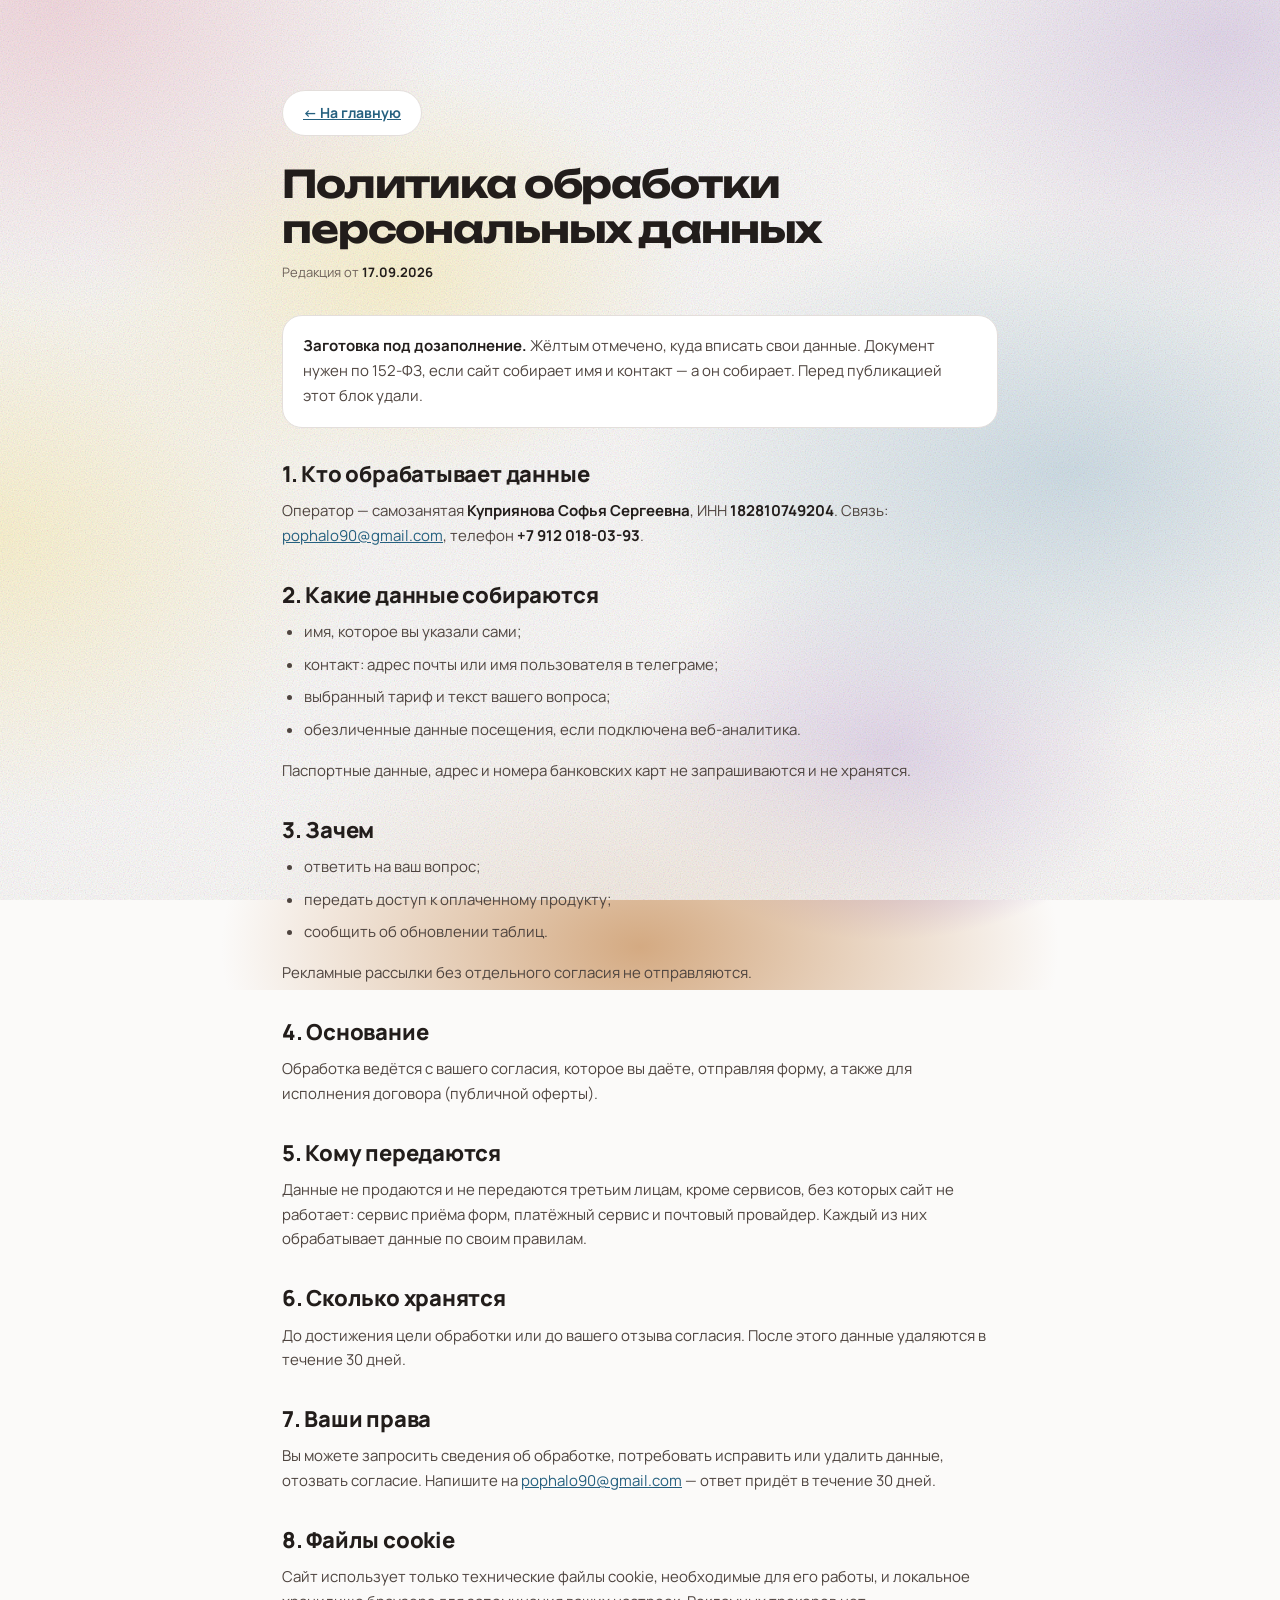
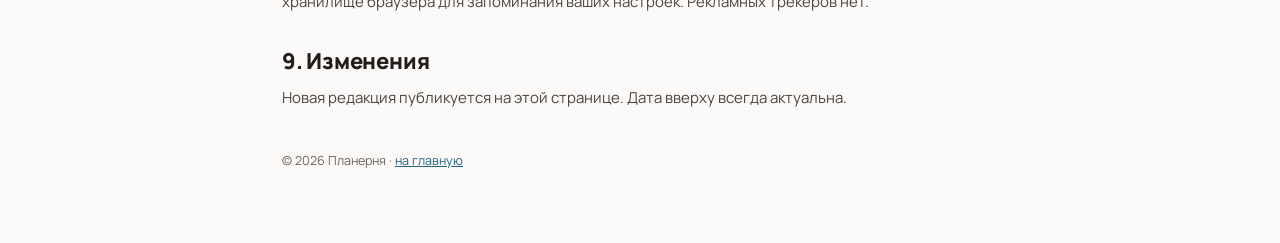
<file: policy.html>
<!DOCTYPE html>
<html lang="ru">
<head>
<meta charset="utf-8">
<meta name="viewport" content="width=device-width, initial-scale=1, viewport-fit=cover">
<meta name="theme-color" content="#FBFAF8">
<meta name="robots" content="noindex, follow">
<title>Политика обработки данных — Планерня</title>
<link rel="icon" href="favicon.svg?v=10" type="image/svg+xml">
<link rel="icon" href="favicon.png?v=10" sizes="32x32">
<link rel="preconnect" href="https://fonts.googleapis.com">
<link rel="preconnect" href="https://fonts.gstatic.com" crossorigin>
<link href="https://fonts.googleapis.com/css2?family=Manrope:wght@400;500;600;700;800&family=Unbounded:wght@600;700&display=swap" rel="stylesheet">
<link rel="stylesheet" href="styles.css?v=11">
<style>
  /* ═══ ПРАВОВЫЕ СТРАНИЦЫ ═══════════════════════════════════════
     Оформление намеренно скучное: сюда приходят читать, а не
     любоваться. Одна колонка, крупный шрифт, много воздуха. */
  .doc{max-width:760px;margin:0 auto;padding:calc(90px + var(--safe-t)) 22px calc(60px + var(--safe-b))}
  .doc h1{font-family:Unbounded,Manrope,sans-serif;font-size:clamp(26px,5vw,38px);
    font-weight:700;letter-spacing:-.03em;margin-bottom:10px;line-height:1.18}
  .doc .upd{color:var(--muted);font-size:13px;margin-bottom:32px}
  .doc h2{font-size:clamp(18px,3vw,22px);font-weight:800;margin:34px 0 12px;
    font-family:Manrope,sans-serif;letter-spacing:-.01em}
  .doc p,.doc li{font-size:15px;line-height:1.65;color:var(--ink-2);margin-bottom:12px}
  .doc ul,.doc ol{padding-left:22px;margin-bottom:16px}
  .doc li{margin-bottom:8px}
  .doc b{color:var(--ink)}
  .doc a{color:var(--blue-d);text-decoration:underline}
  .doc-back{display:inline-flex;align-items:center;min-height:44px;
    padding:11px 20px;border-radius:999px;border:1.5px solid var(--line);
    background:#fff;font-size:14px;font-weight:700;margin-bottom:26px}
  /* Место, куда Софья впишет свои данные — видно сразу */
  .fill{background:var(--sun-2);border:1px dashed var(--sun-d);
    border-radius:8px;padding:1px 7px;font-weight:700;color:var(--ink)}
  .note{background:var(--card);border:1px solid var(--line);
    border-radius:var(--r-m);padding:18px 20px;margin:26px 0}
  .note p:last-child{margin-bottom:0}
  @media(max-width:560px){ .doc{padding-top:78px} }
</style>
</head>
<body>
<div class="doc">
<a href="index.html" class="doc-back">← На главную</a>
<h1>Политика обработки персональных данных</h1>
<p class="upd">Редакция от <b>17.09.2026</b></p>

<div class="note">
  <p><b>Заготовка под дозаполнение.</b> Жёлтым отмечено, куда вписать свои данные.
    Документ нужен по 152-ФЗ, если сайт собирает имя и контакт — а он собирает.
    Перед публикацией этот блок удали.</p>
</div>

<h2>1. Кто обрабатывает данные</h2>
<p>Оператор — самозанятая <b>Куприянова Софья Сергеевна</b>,
ИНН <b>182810749204</b>. Связь: <a href="mailto:pophalo90@gmail.com">pophalo90@gmail.com</a>, телефон <b>+7 912 018-03-93</b>.</p>

<h2>2. Какие данные собираются</h2>
<ul>
  <li>имя, которое вы указали сами;</li>
  <li>контакт: адрес почты или имя пользователя в телеграме;</li>
  <li>выбранный тариф и текст вашего вопроса;</li>
  <li>обезличенные данные посещения, если подключена веб-аналитика.</li>
</ul>
<p>Паспортные данные, адрес и номера банковских карт не запрашиваются и не хранятся.</p>

<h2>3. Зачем</h2>
<ul>
  <li>ответить на ваш вопрос;</li>
  <li>передать доступ к оплаченному продукту;</li>
  <li>сообщить об обновлении таблиц.</li>
</ul>
<p>Рекламные рассылки без отдельного согласия не отправляются.</p>

<h2>4. Основание</h2>
<p>Обработка ведётся с вашего согласия, которое вы даёте, отправляя форму,
а также для исполнения договора (публичной оферты).</p>

<h2>5. Кому передаются</h2>
<p>Данные не продаются и не передаются третьим лицам, кроме сервисов, без которых
сайт не работает: сервис приёма форм, платёжный сервис и почтовый провайдер.
Каждый из них обрабатывает данные по своим правилам.</p>

<h2>6. Сколько хранятся</h2>
<p>До достижения цели обработки или до вашего отзыва согласия. После этого
данные удаляются в течение 30 дней.</p>

<h2>7. Ваши права</h2>
<p>Вы можете запросить сведения об обработке, потребовать исправить или удалить
данные, отозвать согласие. Напишите на <a href="mailto:pophalo90@gmail.com">pophalo90@gmail.com</a> —
ответ придёт в течение 30 дней.</p>

<h2>8. Файлы cookie</h2>
<p>Сайт использует только технические файлы cookie, необходимые для его работы,
и локальное хранилище браузера для запоминания ваших настроек. Рекламных
трекеров нет.</p>

<h2>9. Изменения</h2>
<p>Новая редакция публикуется на этой странице. Дата вверху всегда актуальна.</p>
<p style="margin-top:40px;font-size:12.5px;color:var(--muted)">
  © <span id="y"></span> Планерня · <a href="index.html">на главную</a>
</p>
</div>
<script>document.getElementById('y').textContent=new Date().getFullYear();</script>
</body>
</html>
</file>
<file: styles.css>
/* ══════════════════════════════════════════════════════════════════
   ПЛАНЕР ОГЭ · СТИЛИ
   Порядок: переменные → база → шапка → кнопки → секции → адаптив
   ══════════════════════════════════════════════════════════════════ */

/* ─── 1. ПАЛИТРА ───────────────────────────────────────────────────
   Собрана под девятиклассника, а не под его родителя.
   Ориентиры — Duolingo, Quizlet, Skysmart: насыщенный цвет вместо
   офисного серого, кислотный акцент, тёплая бумага вместо белого.

   Названия переменных остались прежними, поэтому вся остальная
   таблица стилей подхватила новые цвета без единой правки.          */
:root{
  /* ═════════════════════════════════════════════════════════════
     ПАЛИТРА САЙТА · шесть цветов
     ─────────────────────────────────────────────────────────────
     Основа задана заказчиком. У каждого цвета три версии:
       ·  чистый      — заливки, плашки, крупные пятна
       · -d тёмный    — текст и ссылки, доведён до контраста 4.5
       · -l светлый   — подложки под текст

     Тёмные оттенки не выдуманы: каждый затемнялся по светлоте,
     пока не прошёл норму читаемости на бумажном фоне. Жёлтый и
     песочный на белом не читаются вообще, поэтому текст на них
     ставится только чернильный.
     ═════════════════════════════════════════════════════════════ */
  --sunny:#FFDB3F;   --sunny-d:#8B7100;   --sunny-l:#FFF6D6;
  --grape:#8D5EBA;   --grape-d:#6B3F97;   --grape-l:#F0EAF8;
  --rose:#DA6889;    --rose-d:#CD3460;    --rose-l:#FBEAEF;
  --ocean:#337AA5;   --ocean-d:#25607F;   --ocean-l:#E6F1F7;
  --sand:#D4AA82;    --sand-d:#986534;    --sand-l:#F8F0E7;
  --stone:#E3DEDB;   --stone-d:#827065;   --stone-l:#F4F1EF;

  /* ─── Базовые ───────────────────────────────────────────────── */
  --ink:#221D1B;        /* текст: тёплый графит из семейства серого */
  --ink-2:#4E443F;
  --muted:#6E625A;      /* подписи: контраст 5.6 на бумаге */
  --paper:#FBFAF9;
  --card:#FFFFFF;
  --line:#E3DEDB;       /* серый из палитры и есть цвет линий */

  /* ─── Восемь цветов дня ИЗ ПЛАНЕРА ──────────────────────────────
     Не трогаются: раздел «11 схем» обязан показывать настоящие
     цвета таблицы, иначе снимки будут врать покупателю.        */
  --pink-1:#F4A9C4;  --pink-2:#FCE3EC;  --pink-d:#D4739A;
  --peach-1:#F9C79B; --peach-2:#FDEBDC; --peach-d:#DE9A56;
  --sun-1:#FDDD96;   --sun-2:#FEF3D6;   --sun-d:#D9AE3B;
  --grass-1:#C9E29B; --grass-2:#EDF5DE; --grass-d:#8FB255;
  --mint-1:#A9DDDF;  --mint-2:#E0F3F4;  --mint-d:#5FA9AC;
  --sky-1:#B1CFFD;   --sky-2:#E4EEFE;   --sky-d:#6E97E0;
  --lav-1:#C9BEEC;   --lav-2:#EDE8F9;   --lav-d:#9585CE;
  --coral-1:#F2B8B5; --coral-2:#FBE6E5; --coral-d:#D98682;

  /* ─── Старые имена → новые цвета ────────────────────────────────
     Оставлены, чтобы не переписывать тысячу правил ниже.       */
  --blue:#337AA5;   --blue-d:#25607F;   --blue-l:#E6F1F7;
  --pink:#DA6889;   --pink-l:#FBEAEF;
  --denim:#337AA5;  --denim-d:#25607F;  --denim-l:#E6F1F7;
  --berry:#DA6889;  --berry-d:#CD3460;  --berry-l:#FBEAEF;
  --lime:#FFDB3F;
  --sky:#337AA5;
  --mint:#F0EAF8; --sun:#FFF6D6; --blush:#FBEAEF; --lav:#F0EAF8;

  --r-l:28px; --r-m:20px; --r-s:14px;
  --sh-1:0 2px 8px rgba(34,29,27,.05);
  --sh-2:0 10px 30px rgba(34,29,27,.09);
  --sh-3:0 24px 60px rgba(34,29,27,.14);
  --wrap:1180px;
  --safe-b:0px;  --safe-t:0px;
}
/* Safe area работает только там, где есть env(). Старые браузеры
   просто оставят нули и ничего не сломается.                         */
@supports (padding:max(0px)){
  :root{
    --safe-b:env(safe-area-inset-bottom);
    --safe-t:env(safe-area-inset-top);
  }
}

/* ─── 2. БАЗА ─────────────────────────────────────────────────────── */
*{box-sizing:border-box;margin:0;padding:0}
html{
  scroll-behavior:smooth;
  scroll-padding-top:92px;
  -webkit-text-size-adjust:100%;   /* iOS не растягивает шрифт в альбомной */
}
body{
  font-family:Manrope,-apple-system,BlinkMacSystemFont,'Segoe UI',Roboto,sans-serif;
  color:var(--ink);background:var(--paper);
  -webkit-font-smoothing:antialiased;
  line-height:1.6;overflow-x:hidden;
  -webkit-tap-highlight-color:transparent;  /* без синей вспышки на тапе */
  /* Обязательно: без этого абсолютный слой нити (.thread) отсчитывает
     высоту от ОКНА, а не от страницы, и обрывается на первом экране. */
  position:relative;
}
/* ─── ФОН · mesh-градиент с зерном ─────────────────────────────────
   Главный приём вёрстки 2026 года: не картинка и не плоская заливка,
   а несколько цветовых пятен, растекающихся друг в друга. Сверху —
   плёночное зерно, чтобы цвет не выглядел «пластиковым».

   Взяты те же восемь цветов планера, но в полную силу: подросток
   должен увидеть цвет сразу, а не «приятный светлый фон». Читаемость
   держит третий слой — вуаль цвета бумаги.

   Всё нарисовано кодом: картинка-подложка больше не грузится,
   минус мегабайт на первой загрузке.                                */
body::before{
  content:'';position:fixed;inset:-10%;z-index:-2;pointer-events:none;
  background:
    radial-gradient(42% 46% at 12%  8%,  #DA6889 0%, transparent 62%),
    radial-gradient(38% 42% at 88% 12%,  #8D5EBA 0%, transparent 60%),
    radial-gradient(46% 40% at 78% 52%,  #337AA5 0%, transparent 62%),
    radial-gradient(40% 44% at  8% 58%,  #FFDB3F 0%, transparent 60%),
    radial-gradient(44% 38% at 50% 96%,  #D4AA82 0%, transparent 62%),
    radial-gradient(34% 34% at 34% 34%,  #FFDB3F 0%, transparent 58%),
    radial-gradient(30% 30% at 66% 78%,  #8D5EBA 0%, transparent 58%),
    var(--paper);
  /* Медленное дыхание пятен. Не отвлекает, но страница «живая» */
  animation:meshDrift 26s ease-in-out infinite alternate;
}
@keyframes meshDrift{
  from{transform:scale(1)      translate3d(0,0,0)}
  to  {transform:scale(1.08) translate3d(-2%,-1.5%,0)}
}

/* Зерно + вуаль. Зерно — SVG-шум прямо в CSS, отдельный файл не нужен.
   Вуаль цвета бумаги гасит цвет ровно настолько, чтобы текст читался. */
body::after{
  content:'';position:fixed;inset:0;z-index:-1;pointer-events:none;
  background:
    url("data:image/svg+xml,%3Csvg xmlns='http://www.w3.org/2000/svg' width='180' height='180'%3E%3Cfilter id='n'%3E%3CfeTurbulence type='fractalNoise' baseFrequency='.82' numOctaves='3'/%3E%3C/filter%3E%3Crect width='180' height='180' filter='url(%23n)' opacity='.34'/%3E%3C/svg%3E"),
    rgba(251,250,249,.76);
  mix-blend-mode:normal;
}

/* Кому мешает движение — фон просто стоит на месте */
@media(prefers-reduced-motion:reduce){
  body::before{animation:none}
}
h1,h2,h3{font-family:Unbounded,Manrope,sans-serif;letter-spacing:-.02em;line-height:1.15}
a{color:inherit;text-decoration:none}
img{max-width:100%;display:block;height:auto}
button{font-family:inherit}
.wrap{max-width:var(--wrap);margin:0 auto;padding:0 24px}
.center{text-align:center}
.center .lead{margin-left:auto;margin-right:auto}

/* Появление блоков при прокрутке. Если JS не сработал — класс no-js
   на <html> покажет всё сразу, ничего не пропадёт.                   */
.reveal{opacity:0;transform:translateY(26px);
  transition:opacity .7s cubic-bezier(.2,.7,.3,1),transform .7s cubic-bezier(.2,.7,.3,1)}
.reveal.in{opacity:1;transform:none}
.no-js .reveal{opacity:1;transform:none}

/* ─── 3. ШАПКА ────────────────────────────────────────────────────── */
header{
  position:fixed;top:0;left:0;right:0;z-index:80;
  padding:calc(16px + var(--safe-t)) 0 16px;
  transition:padding .28s ease,background .28s ease;
}
header.small{
  padding:calc(8px + var(--safe-t)) 0 8px;
  background:rgba(251,250,248,.95);
  box-shadow:0 1px 0 var(--line);
}
/* Размытие — только там, где браузер его умеет. Иначе просто плотный фон. */
@supports ((backdrop-filter:blur(1px)) or (-webkit-backdrop-filter:blur(1px))){
  header.small{
    background:rgba(251,250,248,.82);
    -webkit-backdrop-filter:blur(14px);backdrop-filter:blur(14px);
  }
}
.nav{display:flex;align-items:center}
.logo{display:flex;align-items:center;flex-shrink:0}
.logo-mark{display:flex;margin-right:14px;flex-shrink:0}
.logo-mark svg{width:56px;height:56px}
/* Ни скругления, ни тени: знак сам по себе лист таблицы,
   рамка вокруг него выглядела бы как вторая карточка. */
/* Название сверху крупно, под ним — чем занимаемся.
   Раньше было наоборот: сверху мелкое «OG», под ним «Daily Planners».
   С одним словом «Планерня» такой порядок читается хуже: сначала
   имя, потом пояснение. */
.logo-txt{font-size:13px;font-weight:600;color:var(--muted);line-height:1.15;
  letter-spacing:0;white-space:nowrap}
.logo-txt b{display:block;font-weight:800;font-size:24px;color:var(--ink);
  letter-spacing:-.02em;margin-bottom:1px}
.menu{
  display:flex;margin-left:auto;background:rgba(255,255,255,.7);
  border:1px solid var(--line);border-radius:999px;padding:5px
}
@supports ((backdrop-filter:blur(1px)) or (-webkit-backdrop-filter:blur(1px))){
  .menu{-webkit-backdrop-filter:blur(8px);backdrop-filter:blur(8px)}
}
.menu a{
  padding:9px 15px;border-radius:999px;font-size:14px;font-weight:600;
  color:var(--ink-2);transition:.2s;white-space:nowrap
}
.menu a.on{background:var(--ink);color:#fff}
.head-cta{
  padding:12px 22px;border-radius:999px;background:var(--ink);color:#fff;
  font-weight:700;font-size:14px;flex-shrink:0;margin-left:14px;
  transition:.2s;box-shadow:var(--sh-1)
}
.burger{
  display:none;margin-left:auto;width:46px;height:46px;border-radius:13px;
  border:1px solid var(--line);background:#fff;cursor:pointer;font-size:19px
}

/* ─── 4. КНОПКИ ───────────────────────────────────────────────────── */
.btn{
  display:inline-flex;align-items:center;justify-content:center;
  min-height:48px;padding:15px 30px;border-radius:999px;
  font-weight:700;font-size:15px;cursor:pointer;border:none;transition:.22s;
  font-family:inherit;text-align:center
}
.btn-1{background:var(--ink);color:#fff;box-shadow:var(--sh-2)}
.btn-2{background:#fff;color:var(--ink);border:1.5px solid var(--line);box-shadow:var(--sh-1)}
.btn-3{background:linear-gradient(135deg,var(--rose-d),var(--rose));color:#fff;
  box-shadow:0 10px 26px rgba(205,52,96,.28)}

/* Эффекты наведения — только для мыши. На тачскрине они «залипают». */
@media (hover:hover) and (pointer:fine){
  .menu a:hover{background:var(--blue-l);color:var(--ink)}
  .head-cta:hover,.btn-1:hover,.btn-3:hover{transform:translateY(-3px)}
  .head-cta:hover{box-shadow:var(--sh-2)}
  .btn-1:hover{box-shadow:var(--sh-3)}
  .btn-2:hover{border-color:var(--blue);transform:translateY(-2px)}
  .btn-3:hover{box-shadow:0 16px 36px rgba(212,115,154,.40)}
  .mcard:hover{transform:translateY(-5px);box-shadow:var(--sh-2);border-color:var(--stone)}
  .slide:hover{box-shadow:var(--sh-3)}
  .shot:hover{border-color:var(--blue);transform:translateY(-4px);box-shadow:var(--sh-2)}
  .c-btn:hover:not(:disabled){background:var(--ink);color:#fff;border-color:var(--ink)}
  .link-row:hover{background:rgba(255,255,255,.15);transform:translateX(5px)}
  .foot a:hover{color:var(--ink)}
}
/* Отклик на нажатие — работает и на телефоне */
.btn:active{transform:scale(.97)}
:focus-visible{outline:3px solid var(--blue);outline-offset:3px;border-radius:6px}


/* ══════════════════════════════════════════════════════════════════
   КОТЫ · базовые правила
   ══════════════════════════════════════════════════════════════════
   Эти правила случайно уехали вместе с блоком стилей подарка, когда
   тот удалялся. Без них фотография переставала быть круглой
   (пропадал border-radius), а полоса котов теряла flex и вставала
   столбиком. Возвращены и увеличены: кружки были 82 px, стали 130 —
   на глаз это те самые «плюс полтора сантиметра».
   ══════════════════════════════════════════════════════════════════ */
.cat{
  width:100%;height:100%;display:block;border-radius:50%;
  object-fit:cover;object-position:center
}

.cat-strip{
  display:flex;justify-content:center;align-items:center;flex-wrap:wrap;
  padding:34px 24px;margin:0 auto;max-width:var(--wrap)
}
.cat-strip span{
  width:130px;height:130px;border-radius:50%;overflow:hidden;margin:11px;
  border:3.5px solid var(--ink);box-shadow:5px 5px 0 var(--ink);
  transition:transform .35s cubic-bezier(.2,.7,.3,1);flex-shrink:0;
  background:var(--card)
}
.cat-strip span:nth-child(odd){transform:rotate(-5deg)}
.cat-strip span:nth-child(even){transform:rotate(5deg)}
@media (hover:hover) and (pointer:fine){
  .cat-strip span:hover{transform:rotate(0) scale(1.1) translateY(-6px);z-index:2}
}

/* Аватарка в отзыве — тоже круг, тоже перестала им быть */
.rev-ava{overflow:hidden}
.rev-ava .cat{border-radius:50%}

/* ─── 5. ОБЩЕЕ ДЛЯ СЕКЦИЙ ─────────────────────────────────────────── */
section{padding:88px 0;position:relative}
.tag{
  display:inline-flex;align-items:center;padding:7px 15px;border-radius:999px;
  background:#fff;border:1px solid var(--line);font-size:12.5px;font-weight:700;
  color:var(--ink-2);box-shadow:var(--sh-1);margin-bottom:18px
}
/* Крупная типографика — главный приём: заголовок должен бить сразу */
.h2{font-size:clamp(28px,4.4vw,48px);font-weight:700;margin-bottom:14px;letter-spacing:-.03em}
.lead{font-size:clamp(15px,1.6vw,17px);color:var(--ink-2);max-width:640px}
/* Секции с декоративными стикерами */
.has-stick{position:relative}
.has-stick .sticker{z-index:4}

/* ─── 6. ГЕРОЙ ────────────────────────────────────────────────────── */
.hero{padding:150px 0 70px}
.hero-grid{display:grid;grid-template-columns:1.05fr .95fr;gap:52px;align-items:center}
.hero h1{font-size:clamp(33px,6vw,68px);font-weight:700;margin-bottom:20px;letter-spacing:-.035em}
.hero h1 mark{background:linear-gradient(180deg,transparent 56%,var(--sunny) 56%);
  color:inherit;padding:0 6px;border-radius:4px}
.hero p.lead{margin-bottom:28px}
.hero-btns{display:flex;flex-wrap:wrap;margin:0 -6px 30px}
.hero-btns>*{margin:0 6px 12px}
.trust{display:flex;flex-wrap:wrap;font-size:13px;color:var(--muted);font-weight:600;margin:0 -13px}
.trust>div{margin:0 13px 10px}
.trust b{display:block;font-size:22px;color:var(--ink);font-family:Unbounded,sans-serif}

/* Счётчик дней до экзамена */
.countdown{
  background:var(--ink);color:#fff;border-radius:var(--r-m);padding:20px 24px;
  display:flex;align-items:center;flex-wrap:wrap;margin-bottom:26px;box-shadow:var(--sh-2)
}
.cd-num{font-family:Unbounded,sans-serif;font-size:40px;font-weight:700;line-height:1}
.cd-lbl{font-size:13px;opacity:.72;font-weight:600}
.cd-right{flex:1;min-width:150px;margin-left:20px}
.cd-bar{height:7px;border-radius:99px;background:rgba(255,255,255,.16);overflow:hidden;margin-top:8px}
.cd-bar i{display:block;height:100%;border-radius:99px;
  background:linear-gradient(90deg,var(--pink),var(--sun));width:0;transition:width 1.2s ease}

/* Коллаж из карточек планера — плотной группой, веером */
/* ─── ПОРТРЕТ В ПЕРВОМ ЭКРАНЕ ─────────────────────────────────────
   Раньше здесь был коллаж из трёх карточек. Живой человек в шапке
   продаёт лучше выдуманных табличек, поэтому карточки убраны,
   а их стили удалены, чтобы не копился мёртвый код.            */
.hero-art{position:relative;min-height:430px;display:flex;
  align-items:flex-end;justify-content:center}

/* Цветное пятно за спиной — тот же приём, что у фона страницы.
   Оно и отделяет фигуру от узора, и держит её в палитре планера. */
.hero-photo{position:relative;z-index:1;display:flex;justify-content:flex-end;
  width:100%;padding-left:8%}
.hero-photo::before{
  content:'';position:absolute;z-index:-1;
  left:50%;bottom:-6%;transform:translateX(-50%);
  width:104%;height:92%;border-radius:52% 48% 46% 54% / 58% 54% 46% 42%;
  background:
    radial-gradient(62% 62% at 32% 28%, var(--ocean-l) 0%, transparent 72%),
    radial-gradient(58% 58% at 72% 68%, var(--rose-l) 0%, transparent 72%),
    var(--sunny-l);
  filter:blur(2px)
}
.hero-photo img{
  width:100%;max-width:430px;height:auto;display:block;
  /* Низ растворяем — фигура «стоит» на странице, а не обрезана линейкой */
  -webkit-mask-image:linear-gradient(180deg,#000 86%,transparent 100%);
          mask-image:linear-gradient(180deg,#000 86%,transparent 100%);
  filter:drop-shadow(0 18px 34px rgba(35,32,29,.16))
}

/* Подписи вокруг портрета */
.hero-note{
  position:absolute;z-index:2;
  background:var(--card);border:2px solid var(--ink);
  border-radius:var(--r-s);padding:9px 14px;
  font-size:12px;font-weight:700;color:var(--ink-2);line-height:1.25;
  box-shadow:4px 4px 0 var(--ink);white-space:nowrap
}
.hero-note b{display:block;font-family:Unbounded,sans-serif;
  font-size:19px;font-weight:700;color:var(--ink);letter-spacing:-.02em}
/* Все три ушли влево и вниз: справа вверху поднята рука
   со скрещёнными пальцами — там ничего ставить нельзя. */
.hero-note.n1{top:14%;left:-8%;transform:rotate(-6deg)}
.hero-note.n2{top:47%;left:-12%;transform:rotate(4deg)}
.hero-note.n3{bottom:14%;left:-4%;transform:rotate(-3deg)}

/* Стикеры-накладки. Внутри может быть эмодзи или <img> */
.sticker{
  position:absolute;width:108px;height:108px;border-radius:50%;
  display:flex;align-items:center;justify-content:center;font-size:40px;
  background:#fff;border:4px solid var(--ink);box-shadow:6px 6px 0 var(--ink);
  z-index:6;overflow:hidden;user-select:none
}
.sticker img{width:100%;height:100%;object-fit:cover}
.s-a{top:-30px;right:12%;transform:rotate(-12deg)}
.s-b{top:150px;left:-42px;transform:rotate(9deg)}
.s-c{bottom:-14px;right:2%;transform:rotate(-7deg)}
.pill{padding:2px 8px;border-radius:99px;font-size:9.5px;font-weight:800;display:inline-block}

/* ─── 6б. БЕГУЩАЯ СТРОКА ──────────────────────────────────────────── */
/* Приём из подростковых лендингов: разделяет экраны и задаёт темп */
.ticker{
  overflow:hidden;background:var(--ink);color:#fff;padding:15px 0;
  transform:rotate(-1.1deg);margin:10px -30px 0;position:relative;z-index:2
}
.ticker-row{display:flex;white-space:nowrap;will-change:transform;
  animation:tickerMove 34s linear infinite}
.ticker-row span{font-size:15px;font-weight:700;padding:0 18px;flex-shrink:0}
.ticker-row span:nth-child(even){opacity:.4}
@keyframes tickerMove{from{transform:translateX(0)}to{transform:translateX(-50%)}}
@media (hover:hover){.ticker:hover .ticker-row{animation-play-state:paused}}

/* ─── 7. КАРУСЕЛЬ ЛИСТОВ ──────────────────────────────────────────── */
.carousel-head{display:flex;align-items:flex-end;justify-content:space-between;
  flex-wrap:wrap;margin-bottom:26px}
.c-nav{display:flex;margin-left:auto}
.c-btn{
  width:48px;height:48px;border-radius:50%;border:1.5px solid var(--line);
  background:#fff;cursor:pointer;font-size:17px;color:var(--ink);
  transition:.2s;box-shadow:var(--sh-1);margin-left:9px
}
.c-btn:disabled{opacity:.32;cursor:default}
.track{
  display:flex;overflow-x:auto;scroll-snap-type:x mandatory;
  -webkit-overflow-scrolling:touch;   /* инерция на старых iOS */
  padding:6px 4px 22px;margin:0 -4px;
  scrollbar-width:none;-ms-overflow-style:none;
  position:relative;                  /* точка отсчёта для слайдов */
  overscroll-behavior-x:contain       /* свайп по карусели не листает страницу */
}
.track::-webkit-scrollbar{display:none}
.slide{
  flex:0 0 min(760px,88%);
  scroll-snap-align:center;
  scroll-snap-stop:always;            /* резкий свайп не перепрыгивает слайд */
  background:var(--card);
  border-radius:var(--r-l);border:1px solid var(--line);box-shadow:var(--sh-2);
  overflow:hidden;transition:box-shadow .3s;margin-right:22px
}
.slide:last-child{margin-right:0}
.slide-top{padding:16px 22px;display:flex;align-items:center;border-bottom:1px solid var(--line)}
.dots-mac{display:flex;margin-right:11px}
.dots-mac i{width:9px;height:9px;border-radius:50%;background:var(--line);margin-right:5px}
.slide-name{font-weight:800;font-size:13.5px}
.slide-tab{margin-left:auto;font-size:11px;font-weight:700;padding:4px 11px;
  border-radius:99px;background:var(--blue-l);color:var(--blue-d)}
.slide-body{padding:20px 22px 24px;background:linear-gradient(180deg,#fff,var(--paper));
  overflow-x:auto;-webkit-overflow-scrolling:touch}
.slide-cap{padding:0 22px 22px;font-size:13.5px;color:var(--ink-2)}
.slide-cap b{color:var(--ink)}
.dots{display:flex;justify-content:center;margin-top:8px}
/* Точка маленькая, а область нажатия большая — за счёт padding */
.dot{
  width:9px;height:9px;border-radius:99px;background:var(--line);border:none;
  cursor:pointer;transition:.25s;padding:10px;background-clip:content-box;
  box-sizing:content-box
}
.dot.on{width:30px;background:var(--ink);background-clip:content-box}

/* Мини-таблица планера внутри слайда */
.tbl{width:100%;border-collapse:collapse;font-size:11.5px;min-width:440px}
.tbl th{background:var(--blue-l);font-weight:800;font-size:10px;padding:8px 9px;
  text-align:left;color:var(--ink);white-space:nowrap}
.tbl td{padding:7px 9px;border-bottom:1px solid var(--line);white-space:nowrap}
.tbl tr:last-child td{border-bottom:0}
.tbl .c{text-align:center}
.band{background:var(--blue);color:#fff;font-weight:800;font-size:11px;
  padding:8px 12px;border-radius:9px;margin-bottom:11px;display:flex;align-items:center}
.band small{margin-left:auto;font-weight:600;opacity:.8;font-size:10px}
.kpi-grid{display:grid;grid-template-columns:repeat(auto-fit,minmax(126px,1fr));
  grid-gap:9px;gap:9px;margin-bottom:13px}
.kpi{background:#fff;border:1px solid var(--line);border-radius:12px;padding:10px 12px}
.kpi s{display:block;font-size:9.5px;color:var(--muted);font-weight:700;
  text-decoration:none;margin-bottom:3px}
.kpi b{font-size:17px;font-family:Unbounded,sans-serif;color:var(--blue-d)}
.bars{display:flex;align-items:flex-end;height:66px;padding:0 2px}
.bars i{flex:1;border-radius:5px 5px 0 0;background:linear-gradient(180deg,var(--blue),var(--stone-d));
  min-height:8px;margin-right:6px}
.bars i:last-child{margin-right:0}

/* ─── 8. СЕТКА ВОЗМОЖНОСТЕЙ ───────────────────────────────────────── */
.masonry{columns:3;column-gap:20px}
.mcard{
  break-inside:avoid;-webkit-column-break-inside:avoid;page-break-inside:avoid;
  margin-bottom:20px;background:var(--card);border:1px solid var(--line);
  border-radius:var(--r-m);padding:24px;box-shadow:var(--sh-1);transition:.28s
}
.mcard .ic{width:44px;height:44px;border-radius:13px;display:flex;
  align-items:center;justify-content:center;font-size:20px;margin-bottom:13px}
.mcard h3{font-size:16.5px;margin-bottom:8px;font-family:Manrope;font-weight:800;letter-spacing:0}
.mcard p{font-size:13.5px;color:var(--ink-2)}
.mcard.wide{background:linear-gradient(145deg,var(--ink),var(--ink-2));color:#fff;border:0}
.mcard.wide p{color:rgba(255,255,255,.78)}
.mcard.wide .ic{background:rgba(255,255,255,.13)}

/* ─── 9. БЕЗ ПЛАНЕРА / С ПЛАНЕРОМ ─────────────────────────────────── */
.vs{display:grid;grid-template-columns:1fr 1fr;grid-gap:20px;gap:20px}
.vs-col{border-radius:var(--r-l);padding:30px;border:1px solid var(--line)}
.vs-a{background:#fff}
.vs-b{background:linear-gradient(150deg,var(--ink),#3A322E);color:#fff;border:0;box-shadow:var(--sh-3)}
.vs-col h3{font-size:19px;margin-bottom:18px;font-family:Manrope;font-weight:800;letter-spacing:0}
.vs-col li{list-style:none;display:flex;padding:11px 0;font-size:14px;
  border-bottom:1px dashed rgba(132,148,162,.25)}
.vs-col li:last-child{border:0}
.vs-b li{border-color:rgba(255,255,255,.14);color:rgba(255,255,255,.9)}
.vs-col li i{font-style:normal;flex-shrink:0;margin-right:11px}

/* ─── 10. КОМУ ПОДОЙДЁТ ───────────────────────────────────────────── */
.fit{display:grid;grid-template-columns:1fr 1fr;grid-gap:20px;gap:20px}
.fit-col{background:var(--card);border:1px solid var(--line);border-radius:var(--r-l);
  padding:30px;box-shadow:var(--sh-1)}
.fit-col h3{font-size:18px;margin-bottom:16px;font-family:Manrope;font-weight:800;
  letter-spacing:0;display:flex;align-items:center}
.fit-col h3 span{margin-right:9px}
.fit-col li{list-style:none;padding:10px 0 10px 27px;position:relative;
  font-size:14px;color:var(--ink-2)}
.fit-col li::before{position:absolute;left:0;top:10px;font-weight:800}
.fit-yes li::before{content:'✓';color:var(--ocean-d)}
.fit-no li::before{content:'—';color:var(--muted)}

/* ─── 11. ГАЛЕРЕЯ СКРИНШОТОВ ──────────────────────────────────────── */
.shots{columns:3;column-gap:18px}
.shot{
  break-inside:avoid;-webkit-column-break-inside:avoid;
  margin-bottom:18px;border-radius:var(--r-m);overflow:hidden;
  border:1px dashed var(--stone);background:#fff;position:relative;transition:.28s
}
/* Пропорция 16:10 через padding — работает даже там, где нет aspect-ratio */
/* Раньше здесь была диагональная штриховка — на телефоне она читалась
   как «вёрстка поехала». Теперь спокойная подложка с мягким свечением. */
.shot .ph{
  position:relative;padding-top:62.5%;
  background:
    radial-gradient(120% 90% at 50% 0%, #FFFFFF 0%, transparent 70%),
    linear-gradient(160deg, var(--blue-l) 0%, var(--stone-l) 55%, var(--pink-l) 100%)
}
.shot .ph span{
  position:absolute;inset:0;display:flex;flex-direction:column;
  align-items:center;justify-content:center;padding:22px;text-align:center;
  font-size:12px;color:var(--muted);font-weight:700;line-height:1.5
}
.shot .ph em{font-size:26px;margin-bottom:8px;font-style:normal}
.shot figcaption{padding:12px 16px;font-size:12.5px;font-weight:700;border-top:1px solid var(--line)}

/* ─── 13. FAQ ─────────────────────────────────────────────────────── */
.faq{max-width:820px;margin:0 auto}
.q{background:var(--card);border:1px solid var(--line);border-radius:var(--r-m);
  margin-bottom:12px;overflow:hidden;transition:.25s}
.q.open{box-shadow:var(--sh-2);border-color:var(--stone)}
.q button{
  width:100%;text-align:left;padding:20px 24px;background:none;border:none;
  font-size:15.5px;font-weight:700;color:var(--ink);cursor:pointer;
  display:flex;align-items:center;min-height:56px
}
.q button .plus{margin-left:auto;font-size:21px;color:var(--blue-d);
  transition:transform .3s;flex-shrink:0;line-height:1;padding-left:14px}
.q.open .plus{transform:rotate(45deg)}
.q .a{max-height:0;overflow:hidden;transition:max-height .34s ease}
.q .a p{padding:0 24px 22px;font-size:14px;color:var(--ink-2)}

/* ─── 14. КОНТАКТЫ ────────────────────────────────────────────────── */
.contact{
  position:relative;z-index:1;
  background:linear-gradient(150deg,var(--ink),#3A322E);border-radius:var(--r-l);
  padding:clamp(26px,5vw,56px);color:#fff;box-shadow:var(--sh-3);
  display:grid;grid-template-columns:1fr 1fr;grid-gap:44px;gap:44px;align-items:center
}
.contact h2{font-size:clamp(23px,3.4vw,34px);margin-bottom:14px}
.contact p{color:rgba(255,255,255,.76);font-size:15px;margin-bottom:24px}
.links{display:flex;flex-direction:column}
.link-row{
  display:flex;align-items:center;padding:15px 18px;border-radius:var(--r-s);
  background:rgba(255,255,255,.08);border:1px solid rgba(255,255,255,.12);
  transition:.22s;margin-bottom:11px;min-height:56px
}
.link-row em{font-style:normal;font-size:19px;margin-right:13px}
.link-row s{text-decoration:none;font-size:11.5px;opacity:.62;display:block}
.link-row b{font-size:14px}
.form{background:rgba(255,255,255,.07);border:1px solid rgba(255,255,255,.13);
  border-radius:var(--r-m);padding:26px}
.form label{display:block;font-size:12.5px;font-weight:700;margin-bottom:6px;opacity:.82}
/* 16px обязательны: при меньшем размере iOS зумит страницу на фокусе */
.form input,.form textarea,.form select{
  width:100%;padding:14px 15px;border-radius:var(--r-s);
  border:1px solid rgba(255,255,255,.16);background:rgba(255,255,255,.1);
  color:#fff;font-family:inherit;font-size:16px;margin-bottom:14px;
  transition:.2s;-webkit-appearance:none;appearance:none
}
.form input::placeholder,.form textarea::placeholder{color:rgba(255,255,255,.42)}
.form input:focus,.form textarea:focus,.form select:focus{
  outline:none;border-color:var(--pink);background:rgba(255,255,255,.16)}
.form select{
  background-image:url("data:image/svg+xml;charset=utf8,%3Csvg xmlns='http://www.w3.org/2000/svg' width='12' height='8'%3E%3Cpath d='M1 1l5 5 5-5' stroke='%23fff' stroke-width='2' fill='none'/%3E%3C/svg%3E");
  background-repeat:no-repeat;background-position:right 16px center
}
.form select option{color:var(--ink)}
.form textarea{resize:vertical;min-height:82px}
.form .btn{width:100%}
.form-note{font-size:11.5px;opacity:.6;margin-top:12px;text-align:center}

/* ─── 15. ПОДВАЛ ──────────────────────────────────────────────────── */
footer{padding:46px 0 calc(46px + var(--safe-b));border-top:1px solid var(--line);margin-top:60px}
.foot{display:flex;justify-content:space-between;flex-wrap:wrap;font-size:13px;color:var(--muted)}
.foot-links{display:flex;flex-wrap:wrap;margin:0 -10px}
.foot-links a{margin:0 10px}

/* ─── 16. СЛУЖЕБНОЕ ───────────────────────────────────────────────── */
/* Всплывающее сообщение вместо alert */
.toast{
  position:fixed;left:50%;bottom:calc(30px + var(--safe-b));
  transform:translate(-50%,180%);
  background:var(--ink);color:#fff;padding:15px 26px;border-radius:999px;
  font-size:14px;font-weight:600;box-shadow:var(--sh-3);z-index:200;
  transition:transform .4s cubic-bezier(.2,.8,.3,1);
  max-width:calc(100vw - 32px);text-align:center
}
.toast.show{transform:translate(-50%,0)}

/* Липкая полоса с ценой — только на телефоне */
.sticky-buy{
  position:fixed;left:12px;right:12px;bottom:calc(12px + var(--safe-b));
  z-index:70;display:none;background:var(--ink);color:#fff;
  border-radius:999px;padding:10px 12px 10px 20px;align-items:center;
  box-shadow:var(--sh-3)
}
.sticky-buy b{font-size:16px}
.sticky-buy small{font-size:12px;opacity:.7;margin-left:8px}
.sticky-buy .btn{padding:11px 22px;font-size:14px;margin-left:auto;min-height:44px}

/* ─── 17. АДАПТИВ ─────────────────────────────────────────────────── */
@media(max-width:1020px){
  .masonry,.shots{columns:2}
  .hero-grid{grid-template-columns:1fr;gap:38px;grid-gap:38px}
  .hero-art{min-height:0;max-width:460px;margin:0 auto}
  .contact{grid-template-columns:1fr;gap:30px;grid-gap:30px}
}
@media(max-width:760px){
  html{scroll-padding-top:92px}
  section{padding:58px 0}
  .hero{padding:112px 0 42px}
  .menu{display:none}
  .burger{display:block}
  .menu.open{
    display:flex;position:absolute;top:calc(66px + var(--safe-t));left:24px;right:24px;
    flex-direction:column;background:#fff;border-radius:var(--r-m);
    padding:10px;box-shadow:var(--sh-3)
  }
  .menu.open a{padding:14px 16px;min-height:48px;display:flex;align-items:center}
  .head-cta{display:none}
  .masonry,.shots{columns:1}
  .vs,.fit{grid-template-columns:1fr}
  .slide{flex-basis:92%;margin-right:16px}
  .sticky-buy{display:flex}
  footer{margin-bottom:76px}
  .hero-art{min-height:0}
  .carousel-head{align-items:flex-start}
  .c-nav{margin-top:16px}
  .countdown{padding:18px 20px}
  .cd-num{font-size:34px}
  .cd-right{margin-left:0;margin-top:14px;min-width:100%}
  .vs-col,.fit-col{padding:24px 20px}
  .form{padding:20px}
}
@media(max-width:400px){
  .hero-art{min-height:0}
  .trust b{font-size:19px}
  .price{font-size:31px}
  .q button{padding:17px 18px;font-size:14.5px}
  .q .a p{padding:0 18px 18px}
}

/* ─── 18. ДЕМО · «потрогать вживую» ───────────────────────────────── */
.demo{
  background:linear-gradient(150deg,var(--ink),var(--ink-2));border-radius:var(--r-l);
  padding:clamp(28px,4.5vw,52px);color:#fff;box-shadow:var(--sh-3);
  display:grid;grid-template-columns:1fr .9fr;grid-gap:40px;gap:40px;align-items:center
}
.demo h2{font-size:clamp(23px,3.4vw,34px);margin-bottom:14px}
.demo p{color:rgba(255,255,255,.78);font-size:15px;margin-bottom:22px}
.demo-list{margin-bottom:26px}
.demo-list li{list-style:none;display:flex;padding:7px 0;font-size:14px;color:rgba(255,255,255,.88)}
.demo-list li i{font-style:normal;margin-right:10px;flex-shrink:0}
/* Рамка «браузера» вокруг превью */
.frame{background:#fff;border-radius:var(--r-m);overflow:hidden;box-shadow:var(--sh-3)}
.frame-top{padding:11px 14px;display:flex;align-items:center;background:var(--stone-l);
  border-bottom:1px solid var(--line)}
.frame-top .dots-mac i{background:var(--stone)}
.frame-url{margin-left:10px;flex:1;background:#fff;border-radius:99px;padding:4px 12px;
  font-size:10.5px;color:var(--muted);border:1px solid var(--line);
  white-space:nowrap;overflow:hidden;text-overflow:ellipsis}
.frame-body{padding:16px}

/* ─── 19. ОТЗЫВЫ ──────────────────────────────────────────────────── */
.reviews{columns:3;column-gap:20px}
.rev{
  break-inside:avoid;-webkit-column-break-inside:avoid;margin-bottom:20px;
  background:var(--card);border:1px solid var(--line);border-radius:var(--r-m);
  padding:24px;box-shadow:var(--sh-1);transition:.28s
}
.rev-top{display:flex;align-items:center;margin-bottom:14px}
.rev-ava{
  width:44px;height:44px;border-radius:50%;display:flex;align-items:center;
  justify-content:center;font-weight:800;font-size:16px;margin-right:12px;flex-shrink:0
}
.rev-who b{display:block;font-size:14px}
.rev-who s{text-decoration:none;font-size:12px;color:var(--muted)}
.rev-stars{margin-left:auto;font-size:12px;letter-spacing:1px}
.rev p{font-size:14px;color:var(--ink-2)}
.rev-note{
  border-style:dashed;
  background:linear-gradient(165deg,#FFFFFF 0%,var(--paper) 60%,var(--blue-l) 100%)
}

/* ─── 22. СТИКЕРЫ В СЕКЦИЯХ ───────────────────────────────────────── */
/* Плавают у краёв, не мешают тексту. На узких экранах прячутся. */
.s-how  {top:18px;  right:10px;  transform:rotate(10deg)}
/* Кот на жёлтом фоне — справа, как просили.
   У второго стикера (кот с языком) теперь свой класс s-pal,
   иначе оба уезжали бы в одну сторону. */
.s-vs   {top:12px;  right:4px;   transform:rotate(11deg)}
.s-pal  {top:12px;  left:4px;    transform:rotate(-11deg)}
.s-quiz {top:30px;  right:30px;  transform:rotate(8deg)}
.s-price{top:8px;   left:10px;   transform:rotate(-9deg)}
.s-gift {top:34px;  right:22px;  transform:rotate(12deg)}

/* Жёсткая тень вместо мягкой — приём необрутализма.
   Применяем точечно: главная кнопка и выделенный тариф. */
.btn-1{box-shadow:5px 5px 0 rgba(35,32,29,.22)}

/* Кислотный акцент точечно: подчёркивание в заголовке, бегущая строка */
.hero h1 mark{background:linear-gradient(180deg,transparent 56%,var(--lime) 56%)}
.ticker{background:var(--blue)}
.ticker-row span:nth-child(4n+1){color:var(--lime)}
.tag{border-width:1.5px}
.trust b{color:var(--blue-d)}

@media (hover:hover) and (pointer:fine){
  .rev:hover{transform:translateY(-5px);box-shadow:var(--sh-2)}
  .btn-1:hover{box-shadow:7px 9px 0 rgba(34,48,60,.22)}
  .sticker{transition:transform .35s cubic-bezier(.2,.7,.3,1)}
  .has-stick:hover .sticker{transform:rotate(0deg) scale(1.08)}
}
@media(max-width:900px){
  .s-how,.s-vs,.s-pal,.s-price{display:none}
  .ticker{margin-left:-20px;margin-right:-20px}
  .ticker-row span{font-size:13.5px;padding:0 13px}
}
@media(max-width:760px){
  .cat-strip{padding:26px 12px}
  .cat-strip span{width:96px;height:96px;margin:8px;border-width:3px;box-shadow:4px 4px 0 var(--ink)}
  .sticker{width:78px;height:78px;font-size:30px;border-width:3px;box-shadow:4px 4px 0 var(--ink)}
  .s-a{top:-18px;right:8%}
  .s-b{top:136px;left:-26px}
  .s-c{bottom:-8px;right:1%}
  .logo-txt{font-size:12px}
  .logo-txt b{font-size:21px}
  .logo-mark svg{width:48px;height:48px}
}
@media(max-width:1020px){
  .reviews{columns:2}
  .demo{grid-template-columns:1fr;gap:28px;grid-gap:28px}
}
@media(max-width:760px){
  .reviews{columns:1}
}

/* Уважаем системную настройку «меньше движения» */
@media(prefers-reduced-motion:reduce){
  *{animation:none!important;transition:none!important}
  html{scroll-behavior:auto}
  .reveal{opacity:1;transform:none}
}

/* ═══ ФОНОВЫЕ ПАТТЕРНЫ · академический и котики ═══════════════ */
.section-pattern{
  background: linear-gradient(rgba(255,252,245,0.93), rgba(255,252,245,0.93)),
              url('background_pattern_academic.png') repeat;
  background-size: 200px;
}
.section-cats{
  background: linear-gradient(rgba(255,252,245,0.90), rgba(255,252,245,0.90)),
              url('background_pattern_cats.png') repeat;
  background-size: 180px;
}
/* Футер с едва заметными котиками */
footer{
  background: linear-gradient(rgba(255,252,245,0.94), rgba(255,252,245,0.94)),
              url('background_pattern_cats.png') repeat;
  background-size: 160px;
  position: relative;
}


/* ══════════════════════════════════════════════════════════════════
   23. МОБИЛЬНАЯ ВЕРСИЯ · собрана отдельно, а не «ужата» из десктопа
   ══════════════════════════════════════════════════════════════════
   Идёт последней, поэтому перекрывает всё выше. Правки палитры нет —
   меняются только размеры, отступы и то, что на телефоне мешает.
   ══════════════════════════════════════════════════════════════════ */
@media(max-width:760px){

  /* ── 23.1 РИТМ И ПОЛЯ ─────────────────────────────────────────── */
  /* Единый шаг: 18px по краям, 52px между секциями. */
  .wrap{padding:0 18px}
  section{padding:52px 0}
  .h2{font-size:clamp(25px,7vw,32px);letter-spacing:-.035em;line-height:1.18}
  .lead{font-size:15px;line-height:1.55}
  .tag{margin-bottom:14px;font-size:12px;padding:6px 13px}

  /* Мягче тени: на маленьком экране крупные тени выглядят грязью */
  .mcard,.rev,.fit-col,.vs-a,.slide,.offer{box-shadow:0 4px 16px rgba(35,32,29,.07)}

  /* ── 23.2 ГЕРОЙ ───────────────────────────────────────────────── */
  /* Коллаж из карточек убран: на 360px он превращался в кашу
     из наложенных друг на друга блоков и съезжающих стикеров. */
  /* Портрет на телефоне остаётся: он и есть главная картинка экрана.
     Прячем только подписи — на 360 px им негде встать. */
  .hero-art{display:flex;margin-top:26px}
  .hero-note{display:none}
  .hero-photo img{max-width:300px}
  .hero{padding:104px 0 34px}
  .hero h1{font-size:clamp(32px,9vw,44px);line-height:1.1;margin-bottom:14px}
  .hero p.lead{margin-bottom:22px}
  .hero-btns{margin:0 0 24px;display:block}
  .hero-btns>*{margin:0 0 10px;width:100%}        /* кнопки во всю ширину */
  .countdown{padding:18px;border-radius:var(--r-m);margin-bottom:22px}
  .cd-num{font-size:38px}
  .cd-right{margin:14px 0 0;min-width:100%}

  /* Цифры доверия — сеткой 2×2, а не рваной строкой */
  .trust{display:grid;grid-template-columns:1fr 1fr;grid-gap:12px;gap:12px;margin:0}
  .trust>div{margin:0;background:#fff;border:1px solid var(--line);
    border-radius:var(--r-s);padding:12px 14px;font-size:12px}
  .trust b{font-size:22px;margin-bottom:2px}

  /* ── 23.3 БЕГУЩАЯ СТРОКА ──────────────────────────────────────── */
  .ticker{margin:4px -14px 0;padding:12px 0;transform:rotate(-1.4deg)}
  .ticker-row span{font-size:13px;padding:0 12px}

  /* ── 23.4 КАРУСЕЛЬ ────────────────────────────────────────────── */
  .carousel-head{display:block}
  .c-nav{margin:18px 0 0;justify-content:flex-start}
  .c-btn{width:52px;height:52px;margin:0 10px 0 0}
  .track{padding:6px 0 18px;margin:0}
  .slide{flex-basis:90%;margin-right:14px;border-radius:var(--r-m)}
  .slide-top{padding:13px 16px}
  .slide-name{font-size:13px}
  .slide-tab{font-size:10px;padding:3px 9px}
  .slide-body{padding:16px 14px 18px;overflow-x:visible}
  .slide-cap{padding:0 16px 18px;font-size:13px}

  /* Таблицы целиком влезают в слайд: без горизонтальной прокрутки,
     мелким шрифтом и без второстепенных колонок (см. 23.5) */
  .tbl{min-width:0;font-size:11px;table-layout:fixed}
  .tbl th,.tbl td{padding:7px 5px;white-space:normal;word-break:break-word}
  .tbl th{font-size:9.5px;line-height:1.25}
  .band{font-size:10px;padding:7px 10px}
  .band small{display:none}                        /* пояснение не влезает */
  .kpi-grid{grid-template-columns:1fr 1fr;grid-gap:8px;gap:8px}
  .kpi{padding:9px 11px}
  .kpi b{font-size:16px}
  .bars{height:54px}

  /* ── 23.5 ЧТО ПРЯЧЕМ В ТАБЛИЦАХ ───────────────────────────────── */
  /* Оставляем только те колонки, ради которых слайд и показывают. */
  .t-exams  th:nth-child(2), .t-exams  td:nth-child(2),
  .t-exams  th:nth-child(4), .t-exams  td:nth-child(4),
  .t-exams  th:nth-child(5), .t-exams  td:nth-child(5),
  .t-topics th:nth-child(4), .t-topics td:nth-child(4),
  .t-tutors th:nth-child(3), .t-tutors td:nth-child(3),
  .t-errors th:nth-child(3), .t-errors td:nth-child(3),
  .t-errors th:nth-child(4), .t-errors td:nth-child(4),
  .t-mode   th:nth-child(5), .t-mode   td:nth-child(5){display:none}
  .pill{font-size:9px;padding:2px 6px}

  /* ── 23.6 КАРТОЧКИ И СПИСКИ ───────────────────────────────────── */
  .masonry,.shots,.reviews{columns:1}
  .mcard{padding:20px 18px;margin-bottom:14px;border-radius:var(--r-m)}
  .mcard .ic{width:40px;height:40px;font-size:18px;margin-bottom:11px}
  .mcard h3{font-size:16px}
  .mcard p{font-size:13.5px}

  .vs,.fit{grid-template-columns:1fr;gap:14px;grid-gap:14px}
  .vs-col,.fit-col{padding:22px 18px;border-radius:var(--r-m)}
  .vs-col h3,.fit-col h3{font-size:17px;margin-bottom:12px}
  .vs-col li,.fit-col li{font-size:13.5px;padding:9px 0}
  .fit-col li{padding-left:24px}

  /* ── 23.7 ГАЛЕРЕЯ ─────────────────────────────────────────────── */
  .shot{margin-bottom:14px;border-radius:var(--r-m)}
  .shot .ph{padding-top:56%}
  .shot .ph em{font-size:30px}
  .shot figcaption{padding:11px 14px;font-size:12px}

  /* ── 23.8 ТАРИФЫ ──────────────────────────────────────────────── */
  .price{font-size:34px}

  /* ── 23.9 КВИЗ ────────────────────────────────────────────────── */

  /* ── 23.10 FAQ ────────────────────────────────────────────────── */
  .q{border-radius:var(--r-m);margin-bottom:10px}
  .q button{padding:17px 18px;font-size:14.5px}
  .q .a p{padding:0 18px 18px;font-size:13.5px}

  /* ── 23.11 ПОДАРОК И КОНТАКТЫ ─────────────────────────────────── */
  .demo,.contact{border-radius:var(--r-l);padding:26px 20px}
  .demo h2,.contact h2{font-size:24px;line-height:1.2}
  .demo p,.contact p{font-size:14.5px}
  .demo .btn{width:100%}
  .form{padding:20px 18px;border-radius:var(--r-m)}
  .link-row{padding:13px 15px}

  /* ── 23.12 КОТЫ ───────────────────────────────────────────────── */
  /* Стикеры-накладки на телефоне скрыты: они привязаны к коллажу,
     которого больше нет. Полоса котов остаётся — она сама переносится. */
  .sticker{display:none}
  .cat-strip{padding:22px 10px}
  .cat-strip span{width:88px;height:88px;margin:7px;
    border-width:3px;box-shadow:4px 4px 0 var(--ink)}

  /* ── 23.13 ШАПКА И ЛИПКАЯ ПОЛОСА ──────────────────────────────── */
  .logo-mark svg{width:46px;height:46px}
  .logo-txt{font-size:11.5px}
  .logo-txt b{font-size:19px}
  .burger{width:44px;height:44px}
  .menu.open{left:18px;right:18px}
  .sticky-buy{left:10px;right:10px;padding:9px 10px 9px 18px}
  .sticky-buy b{font-size:17px}
  .sticky-buy small{font-size:11px}
  footer{margin-bottom:80px;padding-top:34px}
  .foot{display:block;text-align:center}
  .foot-links{justify-content:center;margin-top:12px}
}

/* Совсем узкие экраны — iPhone SE и подобные */
@media(max-width:380px){
  .wrap{padding:0 14px}
  .hero h1{font-size:29px}
  /* Раньше здесь цифры доверия вставали в ОДИН столбец — четыре
     карточки подряд занимали целый экран, и человек прокручивал
     пустоту вместо того, чтобы увидеть их одним взглядом.
     Оставляем 2×2 и просто ужимаем внутренние поля. */
  .trust>div{padding:11px 12px}
  .trust b{font-size:20px}
  .slide{flex-basis:93%}
  .tbl{font-size:10.5px}
  .cd-num{font-size:34px}
  .price{font-size:30px}
  .cat-strip span{width:74px;height:74px;margin:6px}
}

/* ══════════════════════════════════════════════════════════════════
   24. СНИМКИ ЛИСТОВ · карусель и галерея
   ══════════════════════════════════════════════════════════════════
   Раньше экраны рисовались кодом. Теперь это настоящие снимки из
   таблицы, поэтому нужны только рамка, пропорции и поведение.
   ══════════════════════════════════════════════════════════════════ */

/* ─── 24.1 СНИМОК ВНУТРИ СЛАЙДА ───────────────────────────────────── */
/* Лист широкий (≈1470 px), в слайд он влезает целиком по ширине.
   Высоту не фиксируем: у «Архива» пропорции другие, чем у остальных. */
.slide-shot{
  background:var(--paper);
  border-bottom:1px solid var(--line);
  overflow:hidden
}
.slide-shot img{
  width:100%;height:auto;display:block;
  /* показываем верх листа — там заголовок и главные цифры */
  object-fit:cover;object-position:top center;
  max-height:340px
}

/* ─── 24.2 ГАЛЕРЕЯ ────────────────────────────────────────────────── */
.shot{overflow:hidden}
.shot a{display:block;position:relative;background:var(--paper);cursor:zoom-in}
.shot img{width:100%;height:auto;display:block}
/* Значок «открыть в полный размер» — только там, где есть мышь */
.shot a::after{
  content:'⤢';
  position:absolute;top:10px;right:10px;
  width:30px;height:30px;border-radius:9px;
  background:rgba(35,32,29,.62);color:#fff;
  display:flex;align-items:center;justify-content:center;
  font-size:14px;opacity:0;transition:.2s
}
@media (hover:hover) and (pointer:fine){
  .shot a:hover::after{opacity:1}
}
.shot figcaption{
  padding:12px 16px;font-size:12.5px;font-weight:700;
  border-top:1px solid var(--line);background:var(--card)
}

/* ─── 24.3 НА ТЕЛЕФОНЕ ────────────────────────────────────────────── */
@media(max-width:760px){
  /* Лист шириной в полтора метра на экране 360 px — это нечитаемо.
     Показываем левый верхний угол крупнее, а целиком — по нажатию. */
  .slide-shot img{max-height:200px;object-position:top left}
  .shot img{max-height:230px;object-fit:cover;object-position:top left}
  .shot a::after{opacity:1;font-size:12px;width:26px;height:26px}
  .shot figcaption{padding:11px 14px;font-size:12px}
}

/* ══════════════════════════════════════════════════════════════════
   25. ПАЛИТРЫ · переключатель цветовых схем
   ══════════════════════════════════════════════════════════════════
   Кружки в кнопках — не выдумка дизайнера: это настоящие цвета дней
   недели, снятые пипеткой со скриншотов планера. Поэтому кнопка
   честно показывает, что получишь, ещё до нажатия.
   ══════════════════════════════════════════════════════════════════ */
.pal{
  background:var(--card);border:1px solid var(--line);
  border-radius:var(--r-l);padding:24px;box-shadow:var(--sh-1)
}

/* ─── 25.1 РЯД КНОПОК ─────────────────────────────────────────────── */
.pal-list{
  display:grid;grid-template-columns:repeat(auto-fit,minmax(132px,1fr));
  gap:10px;grid-gap:10px;margin-bottom:20px
}
.pal-btn{
  display:flex;flex-direction:column;align-items:center;
  padding:12px 10px;border-radius:var(--r-s);cursor:pointer;
  border:2px solid var(--line);background:var(--paper);
  transition:.22s;min-height:64px;
  -webkit-tap-highlight-color:transparent
}
.pal-btn.on{border-color:var(--ink);background:var(--card);box-shadow:3px 3px 0 var(--ink)}
.pal-dots{display:flex;margin-bottom:7px}
.pal-dots i{
  width:13px;height:13px;border-radius:50%;
  margin-right:-4px;border:1.5px solid var(--card)
}
.pal-dots i:last-child{margin-right:0}
.pal-name{font-size:12.5px;font-weight:800;color:var(--ink);letter-spacing:-.01em}

/* ─── 25.2 СНИМОК ВЫБРАННОЙ СХЕМЫ ─────────────────────────────────── */
.pal-view{
  border:1px solid var(--line);border-radius:var(--r-m);
  overflow:hidden;background:var(--paper)
}
.pal-shot{margin:0}
.pal-shot[hidden]{display:none}
.pal-shot img{width:100%;height:auto;display:block}
.pal-shot figcaption{
  padding:11px 16px;font-size:12.5px;font-weight:700;color:var(--ink-2);
  border-top:1px solid var(--line);background:var(--card)
}
/* Плавная подмена картинки, чтобы не мигало */
.pal-shot{animation:palIn .32s ease}
@keyframes palIn{from{opacity:0}to{opacity:1}}

.pal-note{font-size:12.5px;color:var(--muted);margin-top:14px;text-align:center}

/* ─── 25.3 ЧЕТЫРЕ ЦИФРЫ ───────────────────────────────────────────── */
.pal-facts{
  display:grid;grid-template-columns:repeat(4,1fr);
  gap:14px;grid-gap:14px;margin-top:20px
}
.pal-facts>div{
  background:var(--card);border:1px solid var(--line);
  border-radius:var(--r-m);padding:18px 16px;text-align:center
}
.pal-facts b{
  display:block;font-family:Unbounded,sans-serif;font-size:30px;
  font-weight:700;color:var(--ink);line-height:1.05;margin-bottom:5px
}
.pal-facts span{font-size:12.5px;color:var(--muted);font-weight:600;line-height:1.35}

@media (hover:hover) and (pointer:fine){
  .pal-btn:hover{border-color:var(--blue);transform:translateY(-2px)}
  .pal-btn.on:hover{transform:translateY(-2px)}
}
.pal-btn:active{transform:scale(.97)}
.pal-btn:focus-visible{outline:3px solid var(--blue);outline-offset:3px}

/* ─── 25.4 НА ТЕЛЕФОНЕ ────────────────────────────────────────────── */
@media(max-width:760px){
  .pal{padding:16px 14px;border-radius:var(--r-m)}
  .pal-list{grid-template-columns:repeat(3,1fr);gap:8px;grid-gap:8px}
  .pal-btn{padding:10px 6px;min-height:58px}
  .pal-dots i{width:10px;height:10px;margin-right:-3px}
  .pal-name{font-size:11px}
  /* Образец влезает целиком: он нарисован под ширину блока,
     обрезать больше нечего */
  .pal-shot img{max-height:none}
  .pal-facts{grid-template-columns:1fr 1fr;gap:10px;grid-gap:10px}
  .pal-facts>div{padding:14px 12px}
  .pal-facts b{font-size:25px}
  .pal-facts span{font-size:11.5px}
}
@media(max-width:380px){
  .pal-list{grid-template-columns:1fr 1fr}
}
@media(prefers-reduced-motion:reduce){
  .pal-shot{animation:none}
}

/* ══════════════════════════════════════════════════════════════════
   26. ОКНО ПРОСМОТРА ЛИСТА
   ══════════════════════════════════════════════════════════════════
   Лист планера широкий, на телефоне его не разглядеть в ленте.
   Раньше клик открывал картинку в новой вкладке — человек уходил
   с сайта и часто не возвращался. Теперь снимок открывается
   поверх страницы, и её можно листать стрелками.
   ══════════════════════════════════════════════════════════════════ */
.lb{
  position:fixed;inset:0;z-index:200;
  display:flex;align-items:center;justify-content:center;
  padding:calc(20px + var(--safe-t)) 20px calc(20px + var(--safe-b));
  background:rgba(35,32,29,.82);
  animation:lbIn .22s ease
}
@supports ((backdrop-filter:blur(1px)) or (-webkit-backdrop-filter:blur(1px))){
  .lb{-webkit-backdrop-filter:blur(6px);backdrop-filter:blur(6px)}
}
.lb[hidden]{display:none}
@keyframes lbIn{from{opacity:0}to{opacity:1}}

.lb-box{
  margin:0;max-width:1200px;width:100%;max-height:100%;
  display:flex;flex-direction:column;
  background:var(--card);border-radius:var(--r-m);overflow:hidden;
  box-shadow:0 30px 80px rgba(35,32,29,.45)
}
/* Лист шире экрана — даём прокрутить его пальцем вбок */
.lb-scroll{
  overflow:auto;-webkit-overflow-scrolling:touch;
  background:var(--paper);flex:1;min-height:0
}
.lb-scroll img{display:block;max-width:none;width:auto;height:auto;margin:0 auto}
.lb-box figcaption{
  padding:13px 18px;font-size:13px;font-weight:700;color:var(--ink);
  border-top:1px solid var(--line);flex-shrink:0
}

/* Кнопки */
.lb-x,.lb-arw{
  position:absolute;z-index:2;cursor:pointer;
  border:none;border-radius:50%;
  background:var(--card);color:var(--ink);
  box-shadow:0 6px 20px rgba(35,32,29,.3);
  display:flex;align-items:center;justify-content:center;
  transition:.2s;font-family:inherit
}
.lb-x{
  top:calc(14px + var(--safe-t));right:14px;
  width:46px;height:46px;font-size:17px;font-weight:700
}
.lb-arw{top:50%;transform:translateY(-50%);width:52px;height:52px;font-size:21px}
.lb-prev{left:14px}
.lb-next{right:14px}
.lb-arw:disabled{opacity:.35;cursor:default}
@media (hover:hover) and (pointer:fine){
  .lb-x:hover,.lb-arw:not(:disabled):hover{background:var(--ink);color:#fff}
}
.lb-x:active,.lb-arw:active{transform:scale(.94)}
.lb-arw:active{transform:translateY(-50%) scale(.94)}
.lb-x:focus-visible,.lb-arw:focus-visible{outline:3px solid var(--sunny);outline-offset:3px}

/* Пока окно открыто, страница под ним не прокручивается */
body.lb-open{overflow:hidden}

@media(max-width:760px){
  .lb{padding:calc(12px + var(--safe-t)) 10px calc(12px + var(--safe-b))}
  .lb-box{border-radius:var(--r-s)}
  .lb-x{width:42px;height:42px;top:calc(8px + var(--safe-t));right:8px}
  /* Стрелки уводим вниз: по краям экрана они попадают под большой палец
     ровно там, где человек пытается прокрутить лист вбок */
  .lb-arw{top:auto;bottom:calc(14px + var(--safe-b));transform:none;width:46px;height:46px}
  .lb-arw:active{transform:scale(.94)}
  .lb-prev{left:12px} .lb-next{right:12px}
  .lb-box figcaption{padding:11px 14px;font-size:12px;padding-right:112px}
}
@media(prefers-reduced-motion:reduce){ .lb{animation:none} }

/* Ссылка-обёртка вокруг снимка. Курсор-лупа подсказывает, что откроется
   окно, а не новая вкладка. Отдельно нужна и в карусели: там снимок
   раньше был просто картинкой без клика. */
.zoom{display:block;position:relative;cursor:zoom-in}
.zoom:focus-visible{outline:3px solid var(--blue);outline-offset:3px}
.slide-shot .zoom::after{
  content:'⤢';
  position:absolute;top:10px;right:10px;
  width:30px;height:30px;border-radius:9px;
  background:rgba(35,32,29,.62);color:#fff;
  display:flex;align-items:center;justify-content:center;
  font-size:14px;opacity:0;transition:.2s
}
@media (hover:hover) and (pointer:fine){
  .slide-shot .zoom:hover::after{opacity:1}
}
@media(max-width:760px){
  .slide-shot .zoom::after{opacity:1;font-size:12px;width:26px;height:26px}
}

/* ─── НАДЗАГОЛОВОК ГЕРОЯ ──────────────────────────────────────────
   Первое, что видит человек: что здесь вообще продают. Раньше эту
   работу делала одна плашка «Google Таблицы», и по ней нельзя было
   понять, для какого экзамена планер.                             */
.over{
  font-family:Unbounded,Manrope,sans-serif;
  font-size:clamp(15px,2.1vw,19px);font-weight:600;
  letter-spacing:.02em;color:var(--ink-2);
  margin-bottom:14px;line-height:1.3
}
.over b{
  font-weight:700;color:var(--ink);
  background:linear-gradient(180deg,transparent 62%,var(--sunny) 62%);
  padding:0 3px;border-radius:3px
}
@media(max-width:760px){
  .over{font-size:15px;margin-bottom:10px}
}

/* ══════════════════════════════════════════════════════════════════
   27. ЯРКАЯ КАРТИНКА В ГЕРОЕ · включается классом на <body>
   ══════════════════════════════════════════════════════════════════
   Чтобы попробовать: <body class="bold-hero">. Убрать класс —
   вернётся обычный mesh-фон, ничего больше править не надо.

   Картинка стоит ТОЛЬКО в первом экране и только под контентом:
   на всю страницу такой рисунок кладут разве что в портфолио —
   на нём не читаются ни таблицы, ни отзывы.

   Три слоя поверх: затемнение снизу, вуаль бумаги и зерно. Без них
   контраст текста падает ниже нормы и заголовок теряется в узорах.
   ══════════════════════════════════════════════════════════════════ */
.bold-hero .hero{position:relative;isolation:isolate}
.bold-hero .hero::before{
  content:'';position:absolute;inset:0;z-index:-1;pointer-events:none;
  /* Узор из канцелярии — bg/pattern-study.svg, плитка 640×640.
     Стоит только здесь, в первом экране: дальше по странице
     остаётся обычный фон из цветных пятен.

     Плитка уменьшена с 340 до 260 px и приглушена. Крупный
     контурный рисунок за текстом спорит с ним: чёрные обводки
     предметов по толщине близки к буквам, и глаз не понимает,
     что читать. Мелкий и бледный узор становится текстурой —
     его видно, но он уходит на задний план.                     */
  background:url('bg/pattern-study.svg') center top / 260px 260px repeat;
  opacity:.42;
  -webkit-mask-image:linear-gradient(180deg,#000 50%,transparent 100%);
          mask-image:linear-gradient(180deg,#000 50%,transparent 100%);
}
/* Вуаль плотнее прежней: под самим заголовком узор почти белый,
   к низу первого экрана постепенно проявляется. */
.bold-hero .hero::after{
  content:'';position:absolute;inset:0;z-index:-1;pointer-events:none;
  background:
    linear-gradient(180deg,
      rgba(251,250,248,.82) 0%,
      rgba(251,250,248,.66) 45%,
      rgba(251,250,248,.86) 82%,
      var(--paper) 100%);
  -webkit-mask-image:linear-gradient(180deg,#000 50%,transparent 100%);
          mask-image:linear-gradient(180deg,#000 50%,transparent 100%);
}

/* Заголовок и подзаголовок поверх узора: тонкое свечение цвета
   бумаги отделяет буквы от рисунка, не создавая видимой плашки. */
.bold-hero .hero h1,
.bold-hero .hero .over,
.bold-hero .hero p.lead{
  text-shadow:0 1px 10px rgba(251,250,248,.95), 0 0 24px rgba(251,250,248,.75)
}

@media(max-width:760px){
  /* На телефоне плитка ещё мельче и бледнее: экран узкий,
     текста на нём больше, а места под фон меньше */
  .bold-hero .hero::before{background-size:170px 170px;opacity:.34}
}

/* ─── ССЫЛКА «К СОДЕРЖИМОМУ» ──────────────────────────────────────
   Обязательный элемент доступности: человек на клавиатуре не должен
   проходить всё меню на каждой странице. Спрятана за краем экрана
   и выезжает, только когда на неё встал фокус.                    */
.skip{
  position:fixed;left:12px;top:-100px;z-index:300;
  padding:13px 22px;border-radius:0 0 var(--r-s) var(--r-s);
  background:var(--ink);color:#fff;font-weight:700;font-size:14px;
  transition:top .2s
}
.skip:focus{top:0;outline:3px solid var(--sunny);outline-offset:2px}

/* ─── ПОЛОСА ПРОЧТЕНИЯ ────────────────────────────────────────────
   Тонкая линия под шапкой: сколько страницы позади. На длинном
   лендинге снимает вопрос «сколько ещё листать».                  */
.progress{
  position:fixed;top:0;left:0;right:0;height:3px;z-index:90;
  pointer-events:none;background:transparent
}
.progress i{
  display:block;height:100%;width:0;
  background:linear-gradient(90deg,var(--pink-1),var(--peach-1),var(--sun-1),
                                    var(--grass-1),var(--mint-1),var(--lav-1));
  transition:width .1s linear
}
@media(prefers-reduced-motion:reduce){ .progress i{transition:none} }

/* Цифры, которые досчитываются при появлении, не должны прыгать
   по ширине во время счёта — иначе соседние блоки дёргаются. */
.trust b[data-count],.pal-facts b[data-count]{
  font-variant-numeric:tabular-nums;
  font-feature-settings:'tnum' 1
}

/* ─── СОГЛАСИЕ НА ОБРАБОТКУ ДАННЫХ ────────────────────────────────
   По 152-ФЗ форма, которая собирает имя и контакт, должна получать
   согласие. Галочка стоит заранее — это допустимо для сайта, где
   отправка формы и есть выражение воли, а текст рядом виден сразу. */
/* ЧТО БЫЛО НЕ ТАК.
   Форма стоит на тёмной подложке, а галочка была системная.
   Плюс правило .form input задавало ВСЕМ полям формы
   padding:14px 15px и свой фон — и прилетало в том числе
   квадратику согласия. Он получался раздутым, полупрозрачным
   и почти сливался с фоном: человек не понимал, стоит галочка
   или нет, и тыкал по несколько раз.

   Поэтому рисуем квадратик сами. Системный input остаётся
   на месте — он держит доступность, клавиатуру и отправку
   формы, — но становится невидимым. Видимый квадратик это <i>,
   который стоит сразу за ним, поэтому ловится через + .box. */
.agree{
  position:relative;
  display:flex;align-items:flex-start;
  font-size:12.5px;line-height:1.5;color:var(--muted);
  margin:4px 0 14px;padding:6px 0;cursor:pointer;
  -webkit-tap-highlight-color:transparent
}

/* Системная галочка: не видна, но жива */
.agree input{
  /* Совпадает по месту с нарисованным квадратиком: у .agree есть
     верхний отступ 6px, и без него системная зона клика съезжала
     бы вверх относительно того, что человек видит. */
  position:absolute;top:6px;left:0;
  width:24px;height:24px;margin:0;padding:0;
  opacity:0;cursor:pointer;z-index:1
}

/* Нарисованный квадратик */
.agree .box{
  width:24px;height:24px;flex-shrink:0;margin:0 12px 0 0;
  border:2px solid rgba(255,255,255,.5);border-radius:8px;
  background:rgba(255,255,255,.12);
  display:flex;align-items:center;justify-content:center;
  transition:background .16s ease,border-color .16s ease
}
/* Птичка: две стороны квадрата, повёрнутые на 45° */
.agree .box::after{
  content:'';width:11px;height:6px;margin-top:-3px;
  border-left:2.6px solid var(--ink);
  border-bottom:2.6px solid var(--ink);
  transform:rotate(-45deg) scale(.5);
  opacity:0;transition:transform .16s ease,opacity .16s ease
}
.agree input:checked + .box{
  background:var(--sunny);border-color:var(--sunny)
}
.agree input:checked + .box::after{opacity:1;transform:rotate(-45deg) scale(1)}
.agree input:focus-visible + .box{outline:3px solid var(--sunny);outline-offset:3px}
.agree input:active + .box{transform:scale(.92)}

.agree a{color:#fff;text-decoration:underline;position:relative;z-index:2}
@media (hover:hover) and (pointer:fine){
  .agree a:hover{color:var(--sunny)}
  .agree:hover .box{border-color:rgba(255,255,255,.8)}
}

/* На светлой подложке — страница оплаты — рамка тёмная,
   иначе белая рамка на белом фоне не видна */
.chk-form .agree .box{
  border-color:var(--line);background:var(--paper)
}
.chk-form .agree a{color:var(--ink-2)}
@media (hover:hover) and (pointer:fine){
  .chk-form .agree a:hover{color:var(--ink)}
  .chk-form .agree:hover .box{border-color:var(--ink-2)}
}

/* ══════════════════════════════════════════════════════════════════
   28. БЛОК ОПЛАТЫ · один продукт, одна кнопка
   ══════════════════════════════════════════════════════════════════
   Раньше здесь стояли три тарифа. Выбор из трёх заставляет думать,
   а думать перед оплатой — значит уйти «посоветоваться» и не
   вернуться. Теперь одно предложение: слева что внутри, справа
   цена и кнопка. Решение сводится к «да» или «нет».
   ══════════════════════════════════════════════════════════════════ */
.offer{
  position:relative;z-index:1;
  display:grid;grid-template-columns:1.15fr .85fr;
  background:var(--card);border:2px solid var(--ink);
  border-radius:var(--r-l);overflow:hidden;
  box-shadow:10px 10px 0 var(--ink)
}

/* ─── 28.1 ЛЕВАЯ ПОЛОВИНА ─────────────────────────────────────────── */
.offer-left{padding:38px 36px}
.offer-tag{
  display:inline-flex;align-items:center;padding:7px 15px;border-radius:999px;
  background:var(--sunny-l);border:1.5px solid var(--sunny);
  font-size:12.5px;font-weight:800;color:var(--ink);margin-bottom:16px
}
.offer-h{
  font-family:Unbounded,Manrope,sans-serif;
  font-size:clamp(26px,3.4vw,38px);font-weight:700;
  letter-spacing:-.035em;line-height:1.14;margin-bottom:12px
}
.offer-sub{color:var(--ink-2);font-size:15px;margin-bottom:22px;line-height:1.55}
.offer-list{list-style:none}
.offer-list li{
  display:flex;align-items:flex-start;
  font-size:14.5px;color:var(--ink-2);padding:9px 0;
  border-bottom:1px dashed var(--line);line-height:1.5
}
.offer-list li:last-child{border-bottom:none}
.offer-list i{
  font-style:normal;font-weight:800;color:var(--grass-d);
  margin-right:11px;flex-shrink:0
}
.offer-list b{color:var(--ink);font-weight:800}

/* ─── 28.2 ПРАВАЯ ПОЛОВИНА ────────────────────────────────────────── */
.offer-right{
  padding:38px 32px;display:flex;flex-direction:column;
  background:linear-gradient(165deg,var(--grape-l),var(--rose-l) 55%,var(--sunny-l));
  border-left:2px dashed var(--line);position:relative
}
.offer-badge{
  align-self:flex-start;background:var(--sunny);color:var(--ink);
  font-size:11.5px;font-weight:800;padding:7px 14px;border-radius:999px;
  margin-bottom:18px;line-height:1.3
}
.offer-price{display:flex;align-items:baseline;margin-bottom:4px}
.offer-sum{
  font-family:Unbounded,sans-serif;font-size:clamp(42px,5.5vw,60px);
  font-weight:700;line-height:1;letter-spacing:-.04em
}
.offer-price s{
  font-size:17px;color:var(--muted);margin-left:12px;font-weight:600
}
.offer-note{font-size:13px;color:var(--ink-2);font-weight:600;margin-bottom:22px}
.offer-btn{width:100%;min-height:58px;font-size:17px;margin-bottom:20px}

.offer-trust{list-style:none;margin-bottom:16px}
.offer-trust li{
  font-size:13px;color:var(--ink-2);font-weight:600;
  padding:6px 0;line-height:1.4
}
.offer-small{font-size:12px;color:var(--muted);line-height:1.5;margin-top:auto}
.offer-after{margin-top:22px;font-size:14px;color:var(--ink-2)}
.offer-after a{color:var(--blue-d);text-decoration:underline;font-weight:700}

@media (hover:hover) and (pointer:fine){
  .offer-btn:hover{transform:translateY(-3px)}
}

/* ─── 28.3 НА ТЕЛЕФОНЕ ────────────────────────────────────────────── */
@media(max-width:860px){
  /* Цена уезжает наверх: на телефоне человек должен увидеть её сразу,
     а не после семи пунктов списка. */
  .offer{grid-template-columns:1fr;box-shadow:6px 6px 0 var(--ink)}
  .offer-right{order:-1;border-left:none;border-bottom:2px dashed var(--line)}
}
@media(max-width:760px){
  .offer{border-radius:var(--r-m)}
  .offer-left{padding:24px 20px}
  .offer-right{padding:24px 20px}
  .offer-h{font-size:26px}
  .offer-sub{font-size:14px;margin-bottom:18px}
  .offer-list li{font-size:13.5px;padding:8px 0}
  .offer-sum{font-size:46px}
  .offer-btn{min-height:54px;font-size:16px}
  .offer-after{font-size:13px}
}

/* Один тариф на странице оплаты — не сетка из трёх, а одна карточка */
/* Один тариф на странице оплаты. Ширину не ограничиваем: карточка
   должна встать вровень с формой контактов и блоком оплаты ниже —
   узкая плашка посреди страницы выглядела недоделанной. */
.chk-one{grid-template-columns:1fr;max-width:none;margin:0}

/* ══════════════════════════════════════════════════════════════════
   30. НИТЬ · путь через этапы страницы
   ══════════════════════════════════════════════════════════════════
   Пунктирная линия петляет от шапки до подвала и связывает блоки
   в один маршрут. Точки на ней читаются как остановки.

   СЛОИ. Нить лежит НАД фоном страницы, но ПОД содержимым:
   z-index 0 против z-index 1 у шапки, главной части и подвала.
   Поэтому она видна в промежутках между блоками и ныряет под
   карточки — получается глубина, а не наклейка поверх макета.

   ВЫСОТА. top:0 + bottom:0 при position:relative у body: слой
   тянется на всю высоту документа. Раньше стояло height:100%,
   и без позиционированного body оно означало высоту ОКНА —
   нить обрывалась на первом экране.
   ══════════════════════════════════════════════════════════════════ */
.thread{
  position:absolute;top:0;left:0;right:0;bottom:0;
  z-index:0;
  pointer-events:none;overflow:hidden
}
.thread svg{
  position:absolute;top:0;bottom:0;
  left:50%;transform:translateX(-50%);
  width:min(1240px,94vw);height:100%
}
.thread path{stroke:var(--grape);opacity:.55}

/* Точки-остановки. Лежат отдельными элементами, а не внутри SVG:
   растянутый на всю страницу SVG превратил бы круги в овалы. */
.thread-dots{position:absolute;inset:0;
  left:50%;transform:translateX(-50%);width:min(1240px,94vw)}
.thread-dots i{
  position:absolute;width:13px;height:13px;border-radius:50%;
  margin:-6px 0 0 -6px;
  background:var(--sunny);border:2.5px solid var(--grape);
  opacity:.75
}

/* Содержимое — над нитью */
header{position:relative;z-index:80}
main{position:relative;z-index:1}
footer{position:relative;z-index:1}
.ticker,.cat-strip{position:relative;z-index:1}
.sticky-buy{z-index:70}
.lb{z-index:200}
.toast{z-index:210}

@media(max-width:760px){
  .thread svg,.thread-dots{width:96vw}
  .thread path{opacity:.4}
  .thread-dots i{width:10px;height:10px;margin:-5px 0 0 -5px;border-width:2px}
}

/* ══════════════════════════════════════════════════════════════════
   31. ДЕВУШКА У БЛОКА ОПЛАТЫ
   ══════════════════════════════════════════════════════════════════
   Она стоит слева и указывает пальцем вправо — прямо на цену.
   Жест работает как стрелка: взгляд идёт по руке и упирается
   в кнопку. Поэтому фигура прижата к низу и слегка заходит
   за край блока — так указание читается, а не висит в воздухе.
   ══════════════════════════════════════════════════════════════════ */
/* Фигура вынута из потока: пока она была обычным соседом в flex,
   она занимала место и сдвигала блок с ценой из центра экрана.
   Теперь блок стоит ровно посередине, а девушка висит слева от него. */
/* Фигура прижата к краю ОКНА, а не к краю блока: даём обёртке
   вылезти за пределы .wrap отрицательными полями, а внутренний
   блок держим на прежней ширине. Так девушка стоит у самого борта
   сайта, а цена по-прежнему ровно по центру экрана. */
.offer-wrap{position:relative;padding-bottom:0}

.offer-girl{
  position:absolute;
  /* Указательный палец находится на САМОМ правом краю файла
     (проверено по картинке: силуэт доходит до 100 % ширины).
     Поэтому привязываемся не к борту окна, а к левому краю блока:
     правый край фигуры заходит на блок ровно на 34 px — это его
     рамка плюс внутренний отступ. Палец касается карточки и явно
     на неё показывает, но на текст не наезжает.                */
  right:calc(100% - 34px);
  bottom:0;
  /* Ширина считается от свободного поля слева от блока:
     (окно − 1180) ÷ 2 плюс заход на карточку. Так фигура всегда
     помещается в это поле и не срезается краем окна пополам.
     На широком мониторе упирается в 400 px — размер как в шапке. */
  width:clamp(160px, calc((100vw - 1180px) / 2 + 34px), 400px);
  /* Над блоком: иначе палец прячется за карточкой и жест
     перестаёт читаться. Тёмной полосы здесь не будет —
     сплошная тень блока смещена вправо и вниз, а не влево. */
  z-index:2;
  pointer-events:none
}
.offer-girl img{
  width:100%;height:auto;display:block;
  /* Фотография обрезана по пояс — без растворения низ выглядел бы
     срезанным по линейке. Затухание длинное и в три ступени:
     короткое и резкое как раз и читалось бы как полоска. */
  -webkit-mask-image:linear-gradient(180deg,
      #000 55%, rgba(0,0,0,.75) 74%, rgba(0,0,0,.32) 89%, transparent 100%);
          mask-image:linear-gradient(180deg,
      #000 55%, rgba(0,0,0,.75) 74%, rgba(0,0,0,.32) 89%, transparent 100%)
}

/* ─── УЗКИЕ ЭКРАНЫ ────────────────────────────────────────────────── */
@media(max-width:1400px){
  /* Ниже 1400 свободного поля почти не остаётся: от фигуры была бы
     видна одна рука, и это читалось бы как обрезанная картинка.
     Убираем — жест всё равно перестаёт быть понятным. */
  .offer-girl{display:none}
}
@media(max-width:860px){
  /* Здесь блок оплаты уже в одну колонку: девушка сбоку не помещается */
  .offer-wrap{display:block}
  .offer-girl{display:none}
}

/* ══════════════════════════════════════════════════════════════════
   32. ДЕВУШКА У БЛОКА КОНТАКТОВ
   ══════════════════════════════════════════════════════════════════
   Стоит справа от тёмного блока «Остались вопросы?». На снимке она
   смотрит вверх-влево — то есть в сторону вопроса, а не от него.
   Взгляд модели работает как указатель: читатель непроизвольно
   переводит глаза туда же, куда смотрит человек на фотографии.
   ══════════════════════════════════════════════════════════════════ */
/* Та же история, что с блоком оплаты: фигура вынута из потока,
   иначе она съедала место и уводила тёмный блок из центра экрана. */
.contact-wrap{position:relative;padding-bottom:0}

.contact-girl{
  position:absolute;
  right:calc(50% - 50vw + 8px);      /* от правого борта окна */
  bottom:0;
  width:clamp(240px, 24vw, 400px);
  z-index:0;                          /* под блоком, см. выше */
  pointer-events:none
}
.contact-girl img{
  width:100%;height:auto;display:block;
  /* Фотография обрезана по пояс — без растворения низ выглядел бы
     срезанным по линейке. Затухание длинное и в три ступени:
     короткое и резкое как раз и читалось бы как полоска. */
  -webkit-mask-image:linear-gradient(180deg,
      #000 55%, rgba(0,0,0,.75) 74%, rgba(0,0,0,.32) 89%, transparent 100%);
          mask-image:linear-gradient(180deg,
      #000 55%, rgba(0,0,0,.75) 74%, rgba(0,0,0,.32) 89%, transparent 100%)
}

@media(max-width:1240px){
  .contact-girl{width:220px}
}
@media(max-width:900px){
  /* Здесь блок контактов складывается в одну колонку —
     фигуре сбоку места уже нет */
  .contact-wrap{display:block;padding-bottom:0}
  .contact-girl{display:none}
}

/* ─── ДЕКОР · цифры и знаки по фону ───────────────────────────────
   Лежит внутри .thread, значит наследует его слой (z-index 0)
   и pointer-events:none. Символы прижаты к краям страницы:
   середина занята текстом, и лезть туда декору незачем.       */
.thread-marks{
  position:absolute;inset:0;
  font-family:Unbounded,Manrope,sans-serif;font-weight:700;
  user-select:none
}
.thread-marks b{
  position:absolute;display:block;line-height:1;
  opacity:.30;white-space:nowrap
}
.thread-marks .c1{color:var(--sunny)}
.thread-marks .c2{color:var(--grape)}
.thread-marks .c3{color:var(--rose)}
.thread-marks .c4{color:var(--ocean)}
.thread-marks .c5{color:var(--sand)}
.thread-marks .c6{color:var(--stone-d);opacity:.22}

@media(max-width:760px){
  /* На телефоне символы мельче и бледнее: экран узкий,
     и крупный декор по краям налезал бы на текст */
  .thread-marks b{opacity:.20;font-size:.85em !important}
}
@media(prefers-reduced-motion:reduce){
  .thread-marks{opacity:.7}
}

/* ══════════════════════════════════════════════════════════════════
   33. МОБИЛЬНАЯ ВЕРСИЯ · итоговая доводка
   ══════════════════════════════════════════════════════════════════
   Идёт последней и перекрывает всё выше. Здесь собрано только то,
   что ломалось на узком экране после последних правок: новые
   фигуры девушек, декор из символов, нить и стикеры-коты.

   Анимации не отключаются: появление блоков, счётчики цифр,
   бегущая строка, карусель и переключатель палитр работают
   на телефоне так же, как на компьютере. Гасится только движение,
   если человек попросил этого в настройках системы.
   ══════════════════════════════════════════════════════════════════ */
@media(max-width:900px){
  /* ── 33.1 НИЧЕГО НЕ ВЫЕЗЖАЕТ ЗА КРАЙ ────────────────────────── */
  /* Страховка от горизонтальной прокрутки: её вызывает любой
     элемент с отрицательным полем или шириной больше 100 %. */
  html,body{max-width:100%;overflow-x:hidden}

  /* Фигуры девушек у цены и связи на телефоне не показываем:
     блоки там в одну колонку, и фигура сбоку съедала бы экран */
  .offer-girl,.contact-girl{display:none}
  .offer-wrap,.contact-wrap{padding-bottom:0}

  /* Коллаж-стикеры по краям секций убраны — они рассчитаны
     на широкий экран и налезали на заголовки */
  .s-how,.s-vs,.s-pal,.s-price{display:none}
}

@media(max-width:760px){
  /* ── 33.2 ДЕКОР И НИТЬ ──────────────────────────────────────── */
  /* Символы уводим к самым краям: на 360 px середина занята
     текстом целиком, и декор в ней читался бы как опечатки */
  .thread-marks b{opacity:.16}
  .thread svg,.thread-dots,.thread-marks{width:100vw;left:50%;transform:translateX(-50%)}
  .thread-dots i{opacity:.6}

  /* ── 33.3 ФИГУРА В ШАПКЕ ────────────────────────────────────── */
  .hero-art{display:flex;margin-top:20px;min-height:0}
  .hero-photo{padding-left:0;justify-content:center}
  .hero-photo img{max-width:min(300px,78vw)}
  .hero-note{display:none}

  /* ── 33.4 ЗАПАС ПОД ЛИПКОЙ КНОПКОЙ ──────────────────────────── */
  /* Внизу висит панель «Забрать» — подвалу нужен отступ,
     иначе последняя строка уезжает под неё */
  footer{margin-bottom:88px}
}

@media(max-width:420px){
  /* ── 33.5 САМЫЕ УЗКИЕ ЭКРАНЫ ────────────────────────────────── */
  .thread-marks b{opacity:.12}
  .hero-photo img{max-width:min(260px,80vw)}
  /* Полосу котов на 360 px делаем в два ряда по три */
  .cat-strip span{width:64px;height:64px;margin:5px}
}

/* ══════════════════════════════════════════════════════════════════
   34. МОБИЛЬНАЯ ВЕРСИЯ · читаемость и ритм
   ══════════════════════════════════════════════════════════════════
   Разбор жалоб по живым скриншотам с телефона:

   1. Цифры доверия шли в один столбец — четыре карточки занимали
      весь экран, и человек прокручивал пустоту. Теперь 2×2 всегда.
   2. Служебный текст падал до 9–11 px. На телефоне это нечитаемо
      даже с хорошим зрением. Нижняя граница — 12 px, у основного
      текста 13,5.
   3. Между секциями было 52 px плюс поля карточек — на узком экране
      это читается как дыры. Ритм сжат до 42 px.
   4. Снимок палитры (1000 px) ужимался до ширины экрана, и подписи
      в таблице превращались в серую рябь. Теперь он показывается
      в читаемом размере и двигается пальцем вбок.
   5. Нижняя панель «Забрать» накрывала последние строки блоков.
      Запас под неё теперь у всего, что стоит внизу, а не только
      у подвала.
   ══════════════════════════════════════════════════════════════════ */
@media(max-width:760px){

  /* ── 34.1 РИТМ ──────────────────────────────────────────────── */
  section{padding:42px 0}
  .h2{margin-bottom:10px}
  .lead{margin-bottom:18px}

  /* ── 34.2 ЧИТАЕМЫЕ РАЗМЕРЫ ──────────────────────────────────── */
  /* Ничего мельче 12 px. Всё, что было 9–11,5 — поднято. */
  .trust>div{font-size:13px;line-height:1.3}
  .pal-name{font-size:12px}
  .pal-facts span{font-size:13px;line-height:1.3}
  .pal-note{font-size:13px}
  .shot figcaption{font-size:13.5px;line-height:1.4}
  .slide-cap{font-size:13.5px}
  .sticky-buy small{font-size:12px}
  .foot,.foot-links a{font-size:12.5px}
  .pill{font-size:10.5px;padding:3px 7px}
  .tbl{font-size:11.5px}
  .tbl th{font-size:10.5px}

  /* Короткие подписи не должны ронять последнее слово на свою
     строку: браузер сам ищет ровный перенос */
  .pal-facts span,.trust>div,.shot figcaption{text-wrap:balance}

  /* ── 34.3 СНИМОК ПАЛИТРЫ ────────────────────────────────────── */
  /* Картинка нарисована шириной 1000 px. Ужатая до 340 px, она
     теряет весь смысл: видно цвета, но не видно планер.
     Двигается вбок ТОЛЬКО картинка — подпись под ней остаётся
     на месте. Для этого в разметке есть обёртка .pal-scroll:
     если крутить весь блок целиком, подпись уезжала бы вместе
     с картинкой и читать её пришлось бы с прокруткой. */
  .pal-scroll{
    overflow-x:auto;
    -webkit-overflow-scrolling:touch;
    scrollbar-width:thin
  }
  .pal-shot img{width:620px;max-width:none}
  .pal-shot figcaption{font-size:13px}

  /* Подсказка, что картинку можно двигать — иначе неочевидно */
  /* Не привязываемся к классу .on: скрытые фигуры всё равно не видны,
     а класс переключателем может и не выставляться */
  .pal-shot figcaption::before{
    content:'← двигай картинку вбок · ';
    color:var(--muted);font-weight:600
  }

  /* ── 34.4 ЗАПАС ПОД НИЖНЕЙ ПАНЕЛЬЮ ──────────────────────────── */
  /* Панель «Забрать» висит поверх страницы. Якорные переходы
     должны останавливаться выше неё, иначе цель уезжает под панель. */
  html{scroll-padding-bottom:96px}
  .demo,.contact{margin-bottom:8px}

  /* ── 34.5 ПЛОТНЕЕ КАРТОЧКИ ──────────────────────────────────── */
  .mcard{margin-bottom:12px}
  .shot{margin-bottom:12px}
  .rev{margin-bottom:12px}
  .pal-facts{margin-top:16px}
  .trust{grid-gap:10px;gap:10px}

  /* ── 34.6 ПАЛЬЦЕМ, А НЕ МЫШЬЮ ───────────────────────────────── */
  /* Всё, во что нужно попасть пальцем, — не меньше 44 px */
  .foot-links a{display:inline-block;padding:8px 4px}
  .c-btn{width:54px;height:54px}
}

@media(max-width:420px){
  /* На 360 px снимок палитры чуть уже — иначе сдвигать слишком долго */
  .pal-shot img{width:540px}
  .trust>div{font-size:12.5px}
}

/* ══════════════════════════════════════════════════════════════════
   35. ПЛАНШЕТ И УЗКИЙ НОУТБУК · 761–1020 px
   ══════════════════════════════════════════════════════════════════
   Найдено на живом просмотре при ширине 803 px: меню в шапке
   показывалось целиком — шесть пунктов плюс кнопка «Забрать» —
   и кнопка вылезала за правый край экрана. Бургер включался только
   с 760 px, то есть как раз в этом диапазоне шапка ломалась.

   Чиним по месту: прячем горизонтальное меню раньше, с 1020 px.
   Кнопка «Забрать» остаётся — на планшете она помещается
   и работает лучше, чем спрятанная в бургер.
   ══════════════════════════════════════════════════════════════════ */
@media(max-width:1020px){
  .menu{display:none}
  .burger{display:block}
  .menu.open{
    display:flex;position:absolute;top:calc(66px + var(--safe-t));
    left:24px;right:24px;flex-direction:column;background:#fff;
    border-radius:var(--r-m);padding:10px;box-shadow:var(--sh-3);
    z-index:90
  }
  .menu.open a{padding:14px 16px;min-height:48px;display:flex;align-items:center}
  html{scroll-padding-top:92px}
}

/* ══════════════════════════════════════════════════════════════════
   36. ОКНО «ЧТО-ТО ПОМЕШАЛО?»
   ══════════════════════════════════════════════════════════════════
   Появляется, когда человек ушёл на оплату и вернулся ни с чем.
   Собирается скриптом back.js, в разметке страниц его нет.

   Сознательно сделано мягким: без затемнения в ноль, с кнопкой
   «просто смотрю» и закрытием по клику мимо. Окно, из которого
   нельзя выйти, раздражает сильнее, чем помогает.
   ══════════════════════════════════════════════════════════════════ */
.back-ask{
  position:fixed;inset:0;z-index:180;
  display:flex;align-items:flex-end;justify-content:center;
  background:rgba(34,29,27,.45);
  opacity:0;transition:opacity .26s ease;
  padding:16px
}
.back-ask.on{opacity:1}

.back-box{
  position:relative;width:100%;max-width:460px;
  background:var(--card);border:1.5px solid var(--line);
  border-radius:var(--r-l);padding:26px 24px 20px;
  box-shadow:var(--sh-3);
  transform:translateY(24px);transition:transform .3s cubic-bezier(.2,.8,.3,1)
}
.back-ask.on .back-box{transform:none}

.back-box h3{
  font-family:Unbounded,Manrope,sans-serif;font-size:21px;font-weight:700;
  letter-spacing:-.03em;margin-bottom:8px;color:var(--ink)
}
.back-box p{font-size:14px;line-height:1.5;color:var(--ink-2);margin-bottom:16px}

.back-x{
  position:absolute;top:12px;right:12px;width:36px;height:36px;
  border:none;background:transparent;font-size:24px;line-height:1;
  color:var(--muted);cursor:pointer;border-radius:50%
}
.back-x:hover{background:var(--paper);color:var(--ink)}

.back-tags{display:flex;flex-wrap:wrap;margin:0 -4px 14px}
.back-tags button{
  margin:0 4px 8px;padding:9px 14px;border-radius:999px;
  border:1.5px solid var(--line);background:var(--paper);
  font:600 13px/1.2 Manrope,sans-serif;color:var(--ink-2);cursor:pointer;
  transition:.18s;-webkit-tap-highlight-color:transparent
}
.back-tags button.on{
  border-color:var(--ink);background:var(--ink);color:#fff
}

.back-txt{
  width:100%;border:1.5px solid var(--line);border-radius:var(--r-s);
  padding:12px 14px;font:500 14px/1.45 Manrope,sans-serif;color:var(--ink);
  background:var(--paper);resize:vertical;margin-bottom:14px
}
.back-txt:focus{outline:none;border-color:var(--blue)}

.back-btns{display:flex;gap:10px;margin-bottom:8px}
.back-btns .btn{flex:1;min-height:48px;font-size:14px;padding:12px 10px}

.back-close2{width:100%;min-height:48px;margin-top:6px}

.back-skip{
  display:block;width:100%;border:none;background:transparent;
  font:600 13px Manrope,sans-serif;color:var(--muted);
  padding:10px 0 2px;cursor:pointer
}
.back-skip:hover{color:var(--ink-2)}

@media(min-width:600px){
  .back-ask{align-items:center}
}
@media(max-width:420px){
  .back-box{padding:22px 18px 16px}
  .back-box h3{font-size:19px}
  .back-btns{display:block}
  .back-btns .btn{width:100%;margin-bottom:8px}
}
@media(prefers-reduced-motion:reduce){
  .back-ask,.back-box{transition:none}
}
</file>
<file: checkout.css>
/* ══════════════════════════════════════════════════════════════════
   CHECKOUT · страница оплаты
   Базовые переменные и кнопки берутся из styles.css — здесь только
   то, что нужно самой странице.
   ══════════════════════════════════════════════════════════════════ */

/* ─── 1. КАРКАС ───────────────────────────────────────────────────── */
/* 100vh на мобильных включает адресную строку и страница «прыгает».
   svh считает видимую часть честно, vh оставлен запасным вариантом. */
.checkout-page{background:var(--paper);min-height:100vh;display:flex;flex-direction:column}
@supports (min-height:100svh){ .checkout-page{min-height:100svh} }

.checkout-page::before{
  content:'';position:fixed;inset:-10%;z-index:-2;pointer-events:none;
  background:
    radial-gradient(42% 46% at 12%  8%,  #F4A9C4 0%, transparent 62%),
    radial-gradient(38% 42% at 88% 12%,  #C9BEEC 0%, transparent 60%),
    radial-gradient(46% 40% at 78% 52%,  #A9DDDF 0%, transparent 62%),
    radial-gradient(40% 44% at  8% 58%,  #FDDD96 0%, transparent 60%),
    radial-gradient(44% 38% at 50% 96%,  #C9E29B 0%, transparent 62%),
    var(--paper)
}
/* Вуаль здесь плотнее: на странице оплаты важнее спокойствие, чем цвет */
.checkout-page::after{
  content:'';position:fixed;inset:0;z-index:-1;pointer-events:none;
  background:
    url("data:image/svg+xml,%3Csvg xmlns='http://www.w3.org/2000/svg' width='180' height='180'%3E%3Cfilter id='n'%3E%3CfeTurbulence type='fractalNoise' baseFrequency='.82' numOctaves='3'/%3E%3C/filter%3E%3Crect width='180' height='180' filter='url(%23n)' opacity='.30'/%3E%3C/svg%3E"),
    rgba(251,250,248,.80)
}

/* ─── 2. ШАПКА ────────────────────────────────────────────────────── */
.chk-header{
  padding:calc(16px + var(--safe-t)) 0 16px;
  border-bottom:1px solid var(--line);
  background:rgba(255,252,248,.96);
  position:sticky;top:0;z-index:50
}
@supports ((backdrop-filter:blur(1px)) or (-webkit-backdrop-filter:blur(1px))){
  .chk-header{
    background:rgba(255,252,248,.86);
    -webkit-backdrop-filter:blur(12px);backdrop-filter:blur(12px)
  }
}
.chk-header .wrap{display:flex;align-items:center;justify-content:space-between}
.chk-back{
  display:inline-flex;align-items:center;justify-content:center;
  min-height:44px;padding:10px 18px;border-radius:999px;
  border:1.5px solid var(--line);background:#fff;
  font-size:14px;font-weight:600;color:var(--ink);transition:.2s;flex-shrink:0
}

/* ─── 3. СЕТКА ────────────────────────────────────────────────────── */
.chk-grid{
  max-width:900px;margin:0 auto;width:100%;
  padding:36px 20px calc(40px + var(--safe-b));
  display:grid;grid-template-columns:1fr;grid-gap:26px;gap:26px
}
@media(min-width:880px){ .chk-grid{padding:56px 24px} }

.chk-title{
  font-family:Unbounded,Manrope,sans-serif;
  font-size:clamp(24px,5vw,38px);font-weight:700;
  margin-bottom:8px;letter-spacing:-.03em;line-height:1.15
}
.chk-sub{color:var(--ink-2);font-size:15px}

/* Шаги: цифра + подпись */
.chk-legend{display:flex;align-items:center;margin-bottom:14px}
.chk-legend i{
  width:28px;height:28px;border-radius:50%;background:var(--ink);color:#fff;
  font-style:normal;font-size:13px;font-weight:800;margin-right:11px;
  display:flex;align-items:center;justify-content:center;flex-shrink:0
}
.chk-legend b{font-size:17px;font-weight:800}

/* ─── 4. ТАРИФЫ ───────────────────────────────────────────────────── */
.chk-plans{display:grid;grid-template-columns:repeat(3,1fr);grid-gap:14px;gap:14px}
@media(max-width:760px){ .chk-plans{grid-template-columns:1fr;gap:12px;grid-gap:12px} }

.chk-plan{
  background:var(--card);border:2px solid var(--ink);border-radius:var(--r-m);
  padding:24px;cursor:default;position:relative;
  box-shadow:6px 6px 0 var(--ink);
  -webkit-tap-highlight-color:transparent
}

/* Верхняя строка: кружок · название · цена.
   Цена лежит в своей колонке, поэтому «899 ₽» и зачёркнутая
   старая больше не слипаются в «899 ₽1 198 ₽». */
.chk-head{
  display:grid;grid-template-columns:auto 1fr auto;
  align-items:center;column-gap:14px
}
.chk-plan .chk-name{font-size:18px;font-weight:800;line-height:1.25}
.chk-plan .chk-desc{font-size:13px;color:var(--muted);margin-top:2px}

.chk-pricebox{text-align:right;line-height:1.15}
.chk-plan .chk-old{
  display:block;font-size:13px;color:var(--muted);
  text-decoration:line-through;margin-bottom:2px
}
.chk-plan .chk-price{
  display:block;font-family:Unbounded,sans-serif;
  font-size:30px;font-weight:700;letter-spacing:-.03em;white-space:nowrap
}

/* Состав — чтобы человек на шаге оплаты ещё раз увидел, что берёт */
.chk-feat{
  list-style:none;margin:18px 0 0;padding:16px 0 0;
  border-top:1px dashed var(--line);
  display:grid;grid-template-columns:1fr 1fr;gap:8px 18px
}
.chk-feat li{
  position:relative;padding-left:22px;
  font-size:13.5px;color:var(--ink-2);line-height:1.4
}
.chk-feat li::before{
  content:'✓';position:absolute;left:0;top:0;
  color:var(--grass-d);font-weight:800
}

.chk-plan .chk-badge{
  position:absolute;top:-12px;left:24px;
  background:var(--lime);color:var(--ink);font-size:11px;font-weight:800;
  padding:6px 14px;border-radius:99px;white-space:nowrap;
  box-shadow:2px 2px 0 var(--ink)
}
/* Кружок выбора остаётся: он показывает, что тариф выбран */
.chk-radio{
  width:24px;height:24px;border-radius:50%;border:2px solid var(--ink);
  background:var(--ink);display:flex;align-items:center;justify-content:center;
  flex-shrink:0
}
.chk-radio::after{content:'';width:9px;height:9px;border-radius:50%;background:#fff}

@media(max-width:560px){
  .chk-plan{padding:20px 16px}
  /* На узком экране цена уходит под название — иначе она жмёт
     заголовок в две-три строки */
  .chk-head{grid-template-columns:auto 1fr;row-gap:14px}
  .chk-pricebox{grid-column:1 / -1;text-align:left;
    display:flex;align-items:baseline}
  .chk-plan .chk-old{margin:0 0 0 10px;order:2}
  .chk-plan .chk-price{font-size:34px}
  .chk-feat{grid-template-columns:1fr;gap:7px}
  .chk-plan .chk-badge{left:16px}
}

/* ─── 5. ФОРМА ────────────────────────────────────────────────────── */
.chk-form{
  background:var(--card);border:1px solid var(--line);
  border-radius:var(--r-l);padding:26px;box-shadow:var(--sh-1)
}
@media(max-width:560px){ .chk-form{padding:20px 18px} }
.chk-form h3{font-size:18px;font-weight:800;margin-bottom:18px;
  font-family:Manrope,sans-serif;letter-spacing:0}
.chk-row{display:grid;grid-template-columns:1fr 1fr;grid-gap:14px;gap:14px;margin-bottom:14px}
@media(max-width:560px){ .chk-row{grid-template-columns:1fr} }
.chk-field{position:relative}
.chk-field label{display:block;font-size:12.5px;font-weight:700;
  color:var(--ink-2);margin-bottom:6px}
/* 16px обязательны: при меньшем размере iOS зумит страницу на фокусе */
.chk-field input{
  width:100%;padding:14px;border-radius:var(--r-s);border:1.5px solid var(--line);
  font-family:inherit;font-size:16px;color:var(--ink);background:#fff;
  transition:.2s;-webkit-appearance:none;appearance:none
}
.chk-field input:focus{outline:none;border-color:var(--blue);
  box-shadow:0 0 0 3px var(--blue-l)}
.chk-field input::placeholder{color:#B8B8C8}
.chk-field input.bad{border-color:var(--pink);background:#FFF7F8}
.chk-hint{font-size:12.5px;color:var(--muted);margin:0}

/* Промокод */
.chk-promo{display:flex;margin-bottom:6px}
.chk-promo input{flex:1;min-width:0;margin-right:8px}
.chk-promo .btn{min-height:50px;padding:0 20px;font-size:13.5px;
  border-radius:var(--r-s);white-space:nowrap;flex-shrink:0}
.chk-promo-msg{font-size:12.5px;font-weight:600;margin-top:8px;min-height:18px}
.chk-promo-msg.ok{color:#2E7D4F}
.chk-promo-msg.no{color:#C2415C}

/* ─── 6. СПОСОБЫ ОПЛАТЫ ───────────────────────────────────────────── */
.chk-methods{display:grid;grid-template-columns:repeat(2,1fr);grid-gap:10px;gap:10px}
@media(max-width:560px){ .chk-methods{grid-template-columns:1fr} }
.chk-method{
  display:flex;align-items:center;padding:13px 15px;border-radius:var(--r-s);
  border:1.5px solid var(--line);background:#fff;cursor:pointer;transition:.2s;
  font-size:14px;font-weight:600;min-height:60px;-webkit-tap-highlight-color:transparent
}
.chk-method.on{border-color:var(--ink);background:var(--ink);color:#fff}
.chk-method .pay-icon{
  width:36px;height:36px;border-radius:9px;background:var(--paper);
  display:flex;align-items:center;justify-content:center;
  font-size:18px;flex-shrink:0;margin-right:12px
}
.chk-method.on .pay-icon{background:rgba(255,255,255,.15)}
.chk-method .pay-name{flex:1;min-width:0}
.chk-method .pay-tag{
  font-size:10.5px;padding:3px 8px;border-radius:99px;background:var(--lime);
  color:var(--ink);font-weight:700;margin-left:8px;flex-shrink:0;white-space:nowrap
}
.chk-method.on .pay-tag{background:rgba(255,255,255,.2);color:#fff}

/* ─── 7. ИТОГ ─────────────────────────────────────────────────────── */
.chk-total{
  background:linear-gradient(150deg,var(--ink),#33344F);color:#fff;
  border-radius:var(--r-m);padding:22px 26px;display:flex;align-items:center;
  justify-content:space-between;flex-wrap:wrap;margin-bottom:12px
}
.chk-total-label{font-size:13px;opacity:.7;font-weight:600}
.chk-total-sum{font-family:Unbounded,sans-serif;font-size:30px;font-weight:700;line-height:1.1}
.chk-total-old{font-size:14px;opacity:.55;text-decoration:line-through;margin-left:10px}
.chk-total .btn{min-height:54px;padding:15px 32px;font-size:16px}
@media(max-width:560px){
  .chk-total{padding:20px;flex-direction:column;align-items:stretch;text-align:center}
  .chk-total .btn{width:100%;margin-top:16px}
  .chk-total-sum{font-size:34px}
}

.chk-trust{display:flex;align-items:center;flex-wrap:wrap;
  font-size:12.5px;color:var(--muted);margin:0 -8px}
.chk-trust span{display:flex;align-items:center;margin:4px 8px}

/* ─── 8. ПОДВАЛ ───────────────────────────────────────────────────── */
.chk-footer{text-align:center;padding:26px 20px calc(30px + var(--safe-b));
  font-size:12.5px;color:var(--muted);margin-top:auto}
.chk-footer a{color:var(--ink-2);text-decoration:underline}

/* ─── 9. ПОЯВЛЕНИЕ БЛОКОВ ─────────────────────────────────────────── */
.chk-step{opacity:0;transform:translateY(16px);animation:chkIn .5s forwards}
.chk-step:nth-child(1){animation-delay:0s}
.chk-step:nth-child(2){animation-delay:.08s}
.chk-step:nth-child(3){animation-delay:.16s}
.chk-step:nth-child(4){animation-delay:.24s}
.chk-step:nth-child(5){animation-delay:.32s}
@keyframes chkIn{to{opacity:1;transform:none}}

/* ─── 10. НАВЕДЕНИЕ ТОЛЬКО ДЛЯ МЫШИ ───────────────────────────────── */
/* На тачскрине :hover залипает после тапа — поэтому в медиазапросе */
@media (hover:hover) and (pointer:fine){
  .chk-back:hover{border-color:var(--blue);background:var(--blue-l)}
  .chk-method:hover{border-color:var(--blue);background:var(--blue-l)}
  .chk-method.on:hover{background:var(--ink)}
}
.chk-method:active{transform:scale(.99)}
.chk-method:focus-visible{
  outline:3px solid var(--blue);outline-offset:3px}

@media(prefers-reduced-motion:reduce){
  .chk-step{opacity:1;transform:none;animation:none}
  *{transition:none!important}
}
</file>
